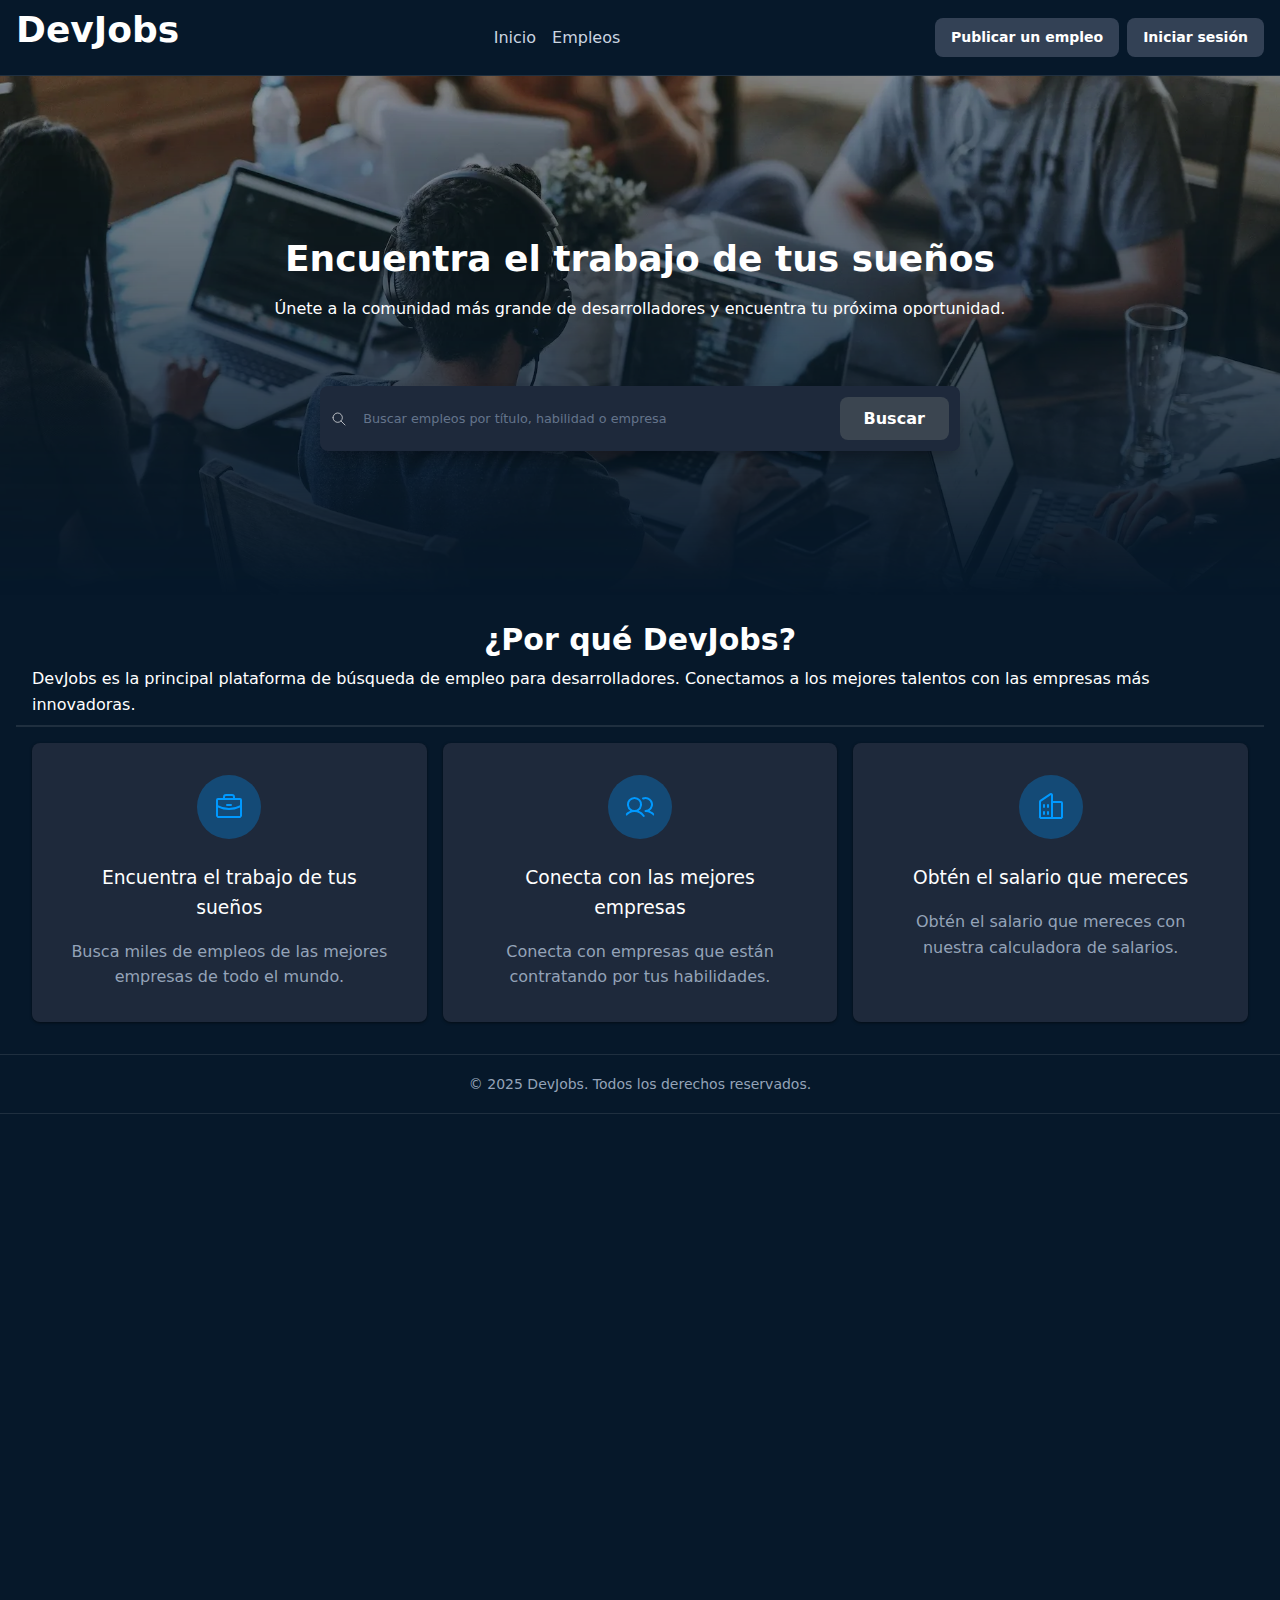
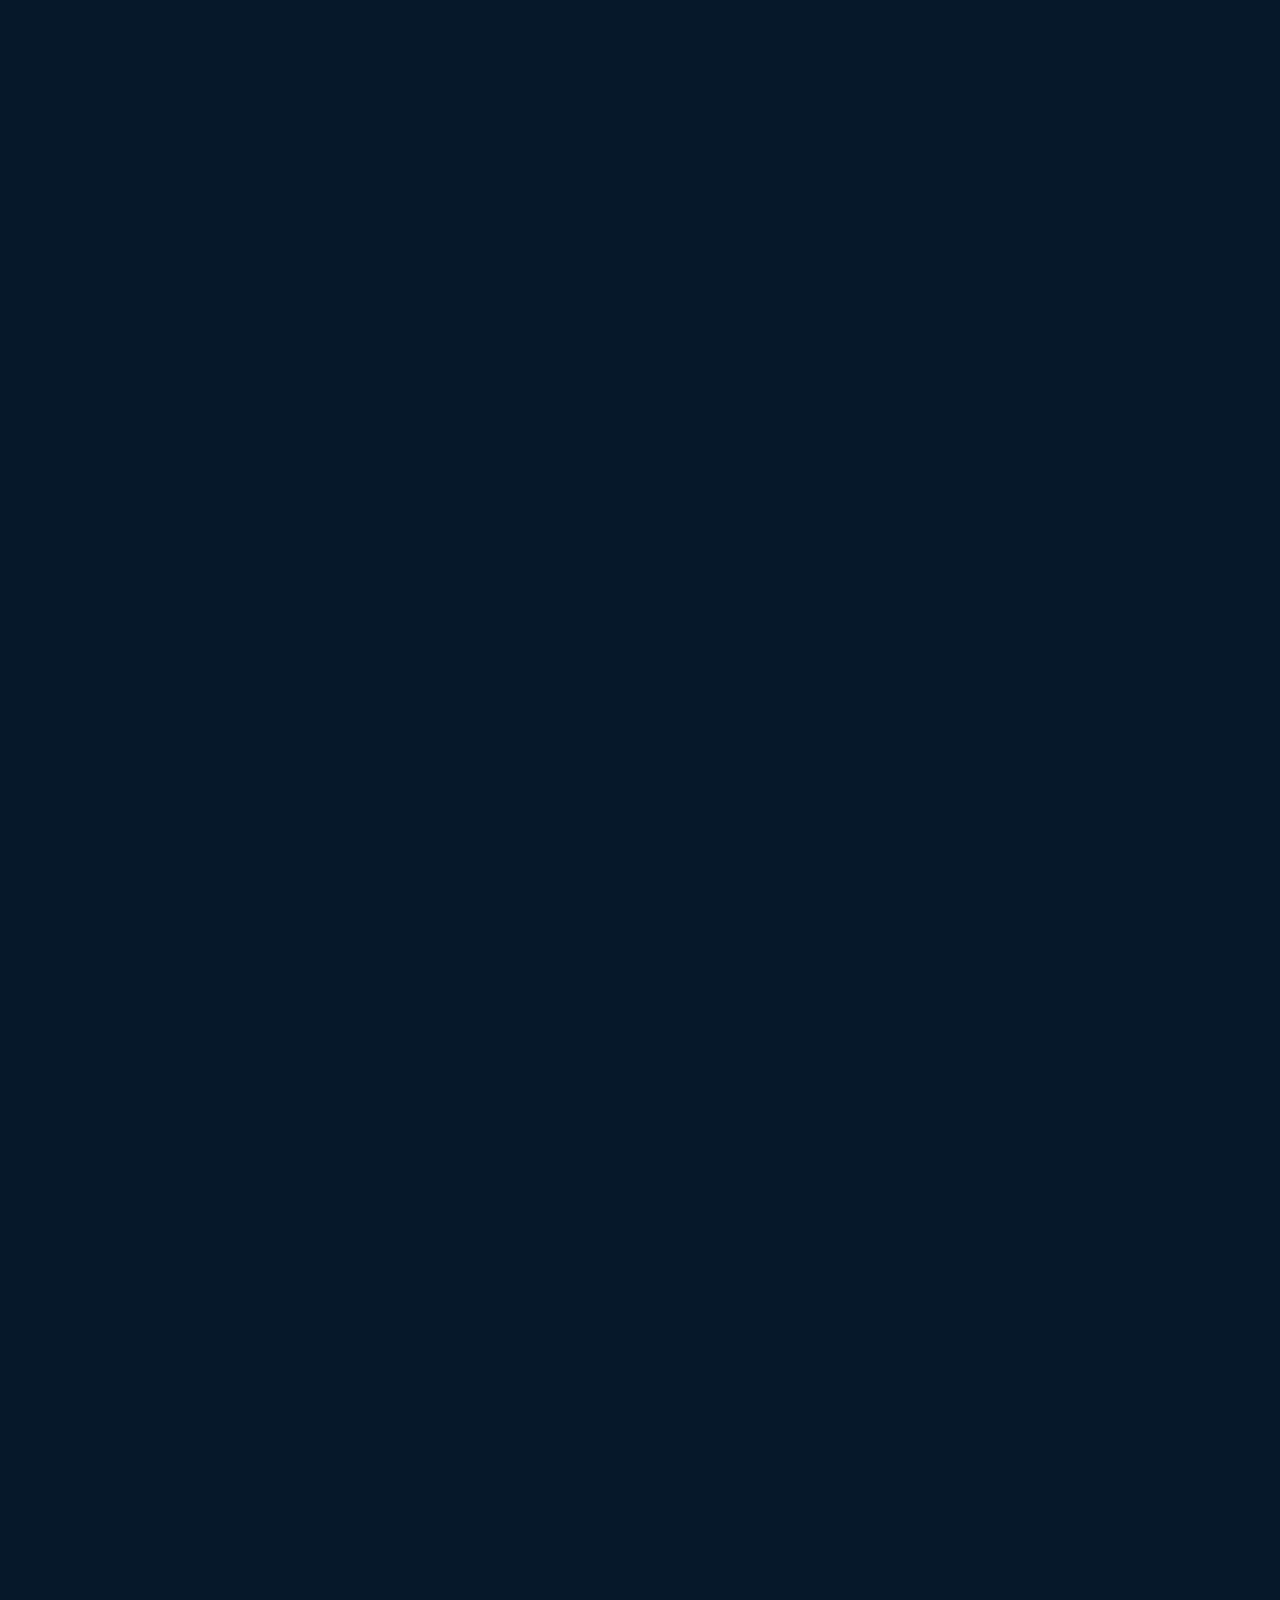
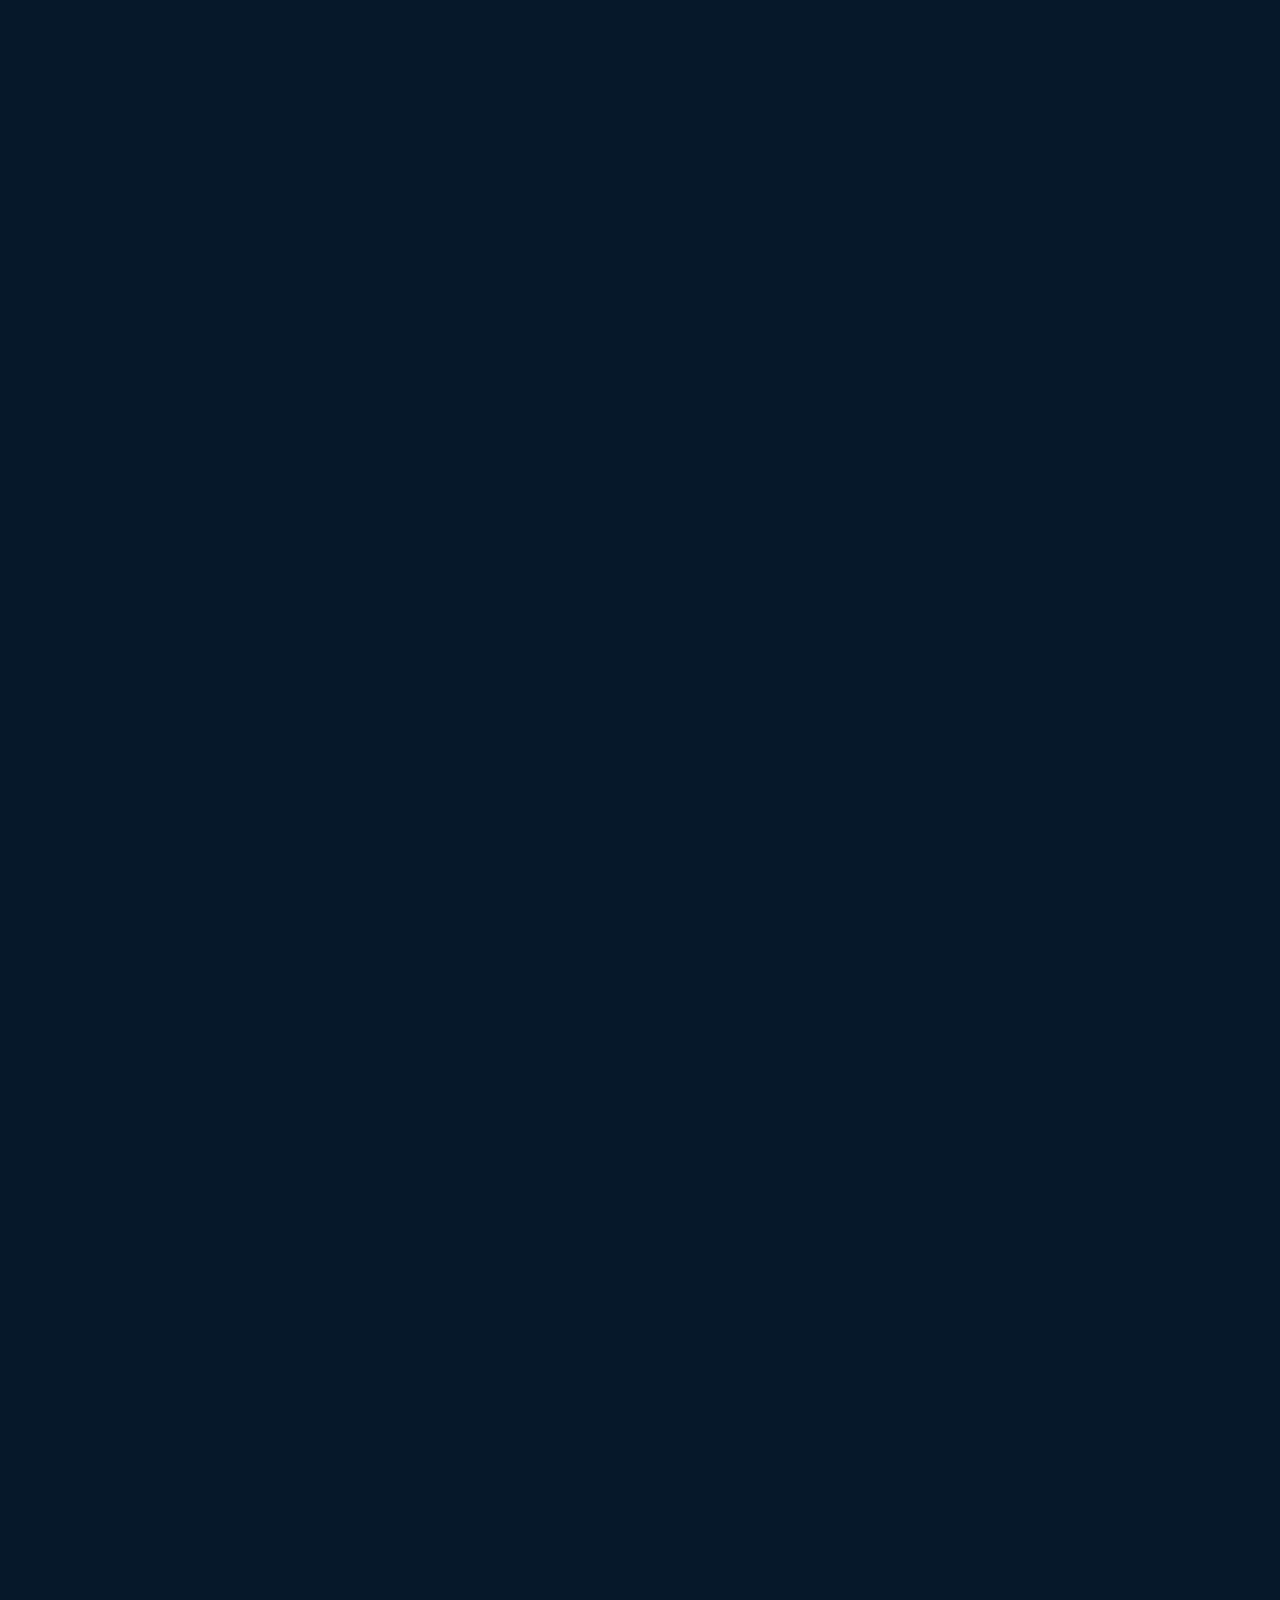
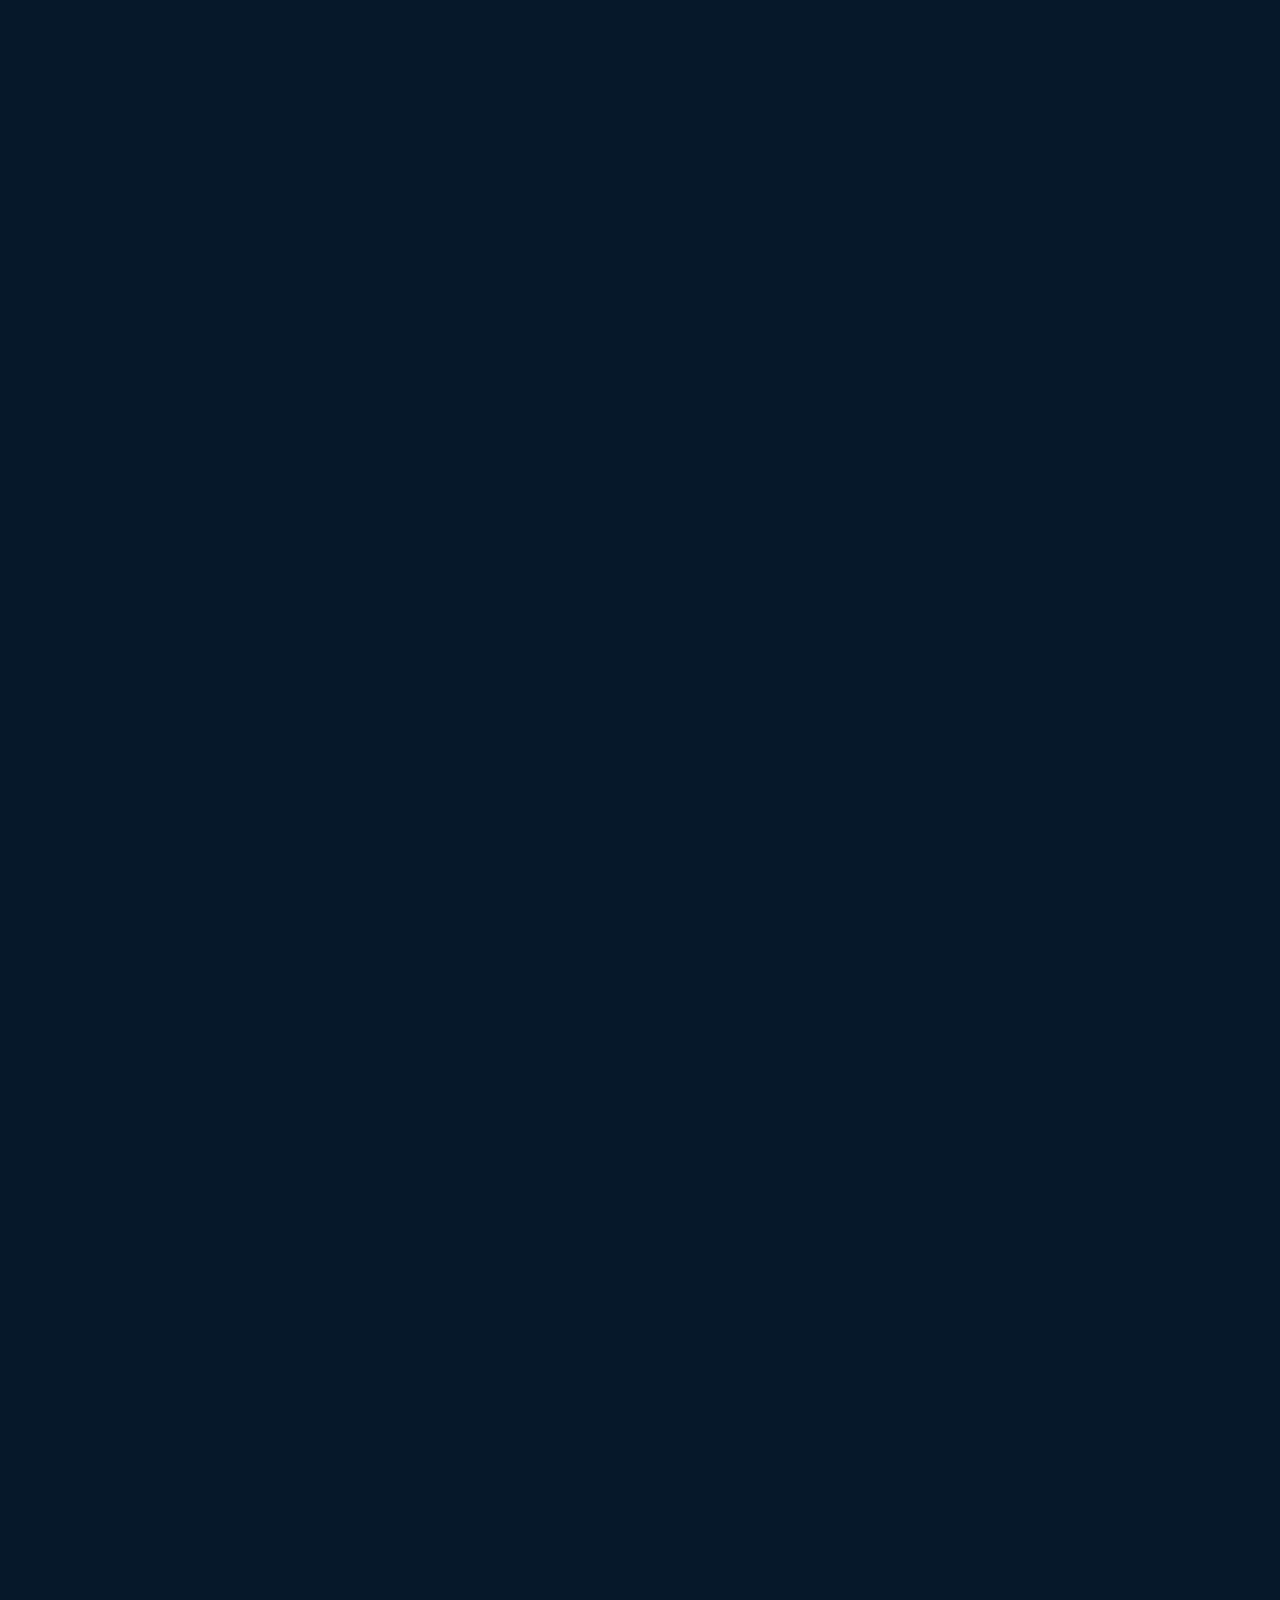
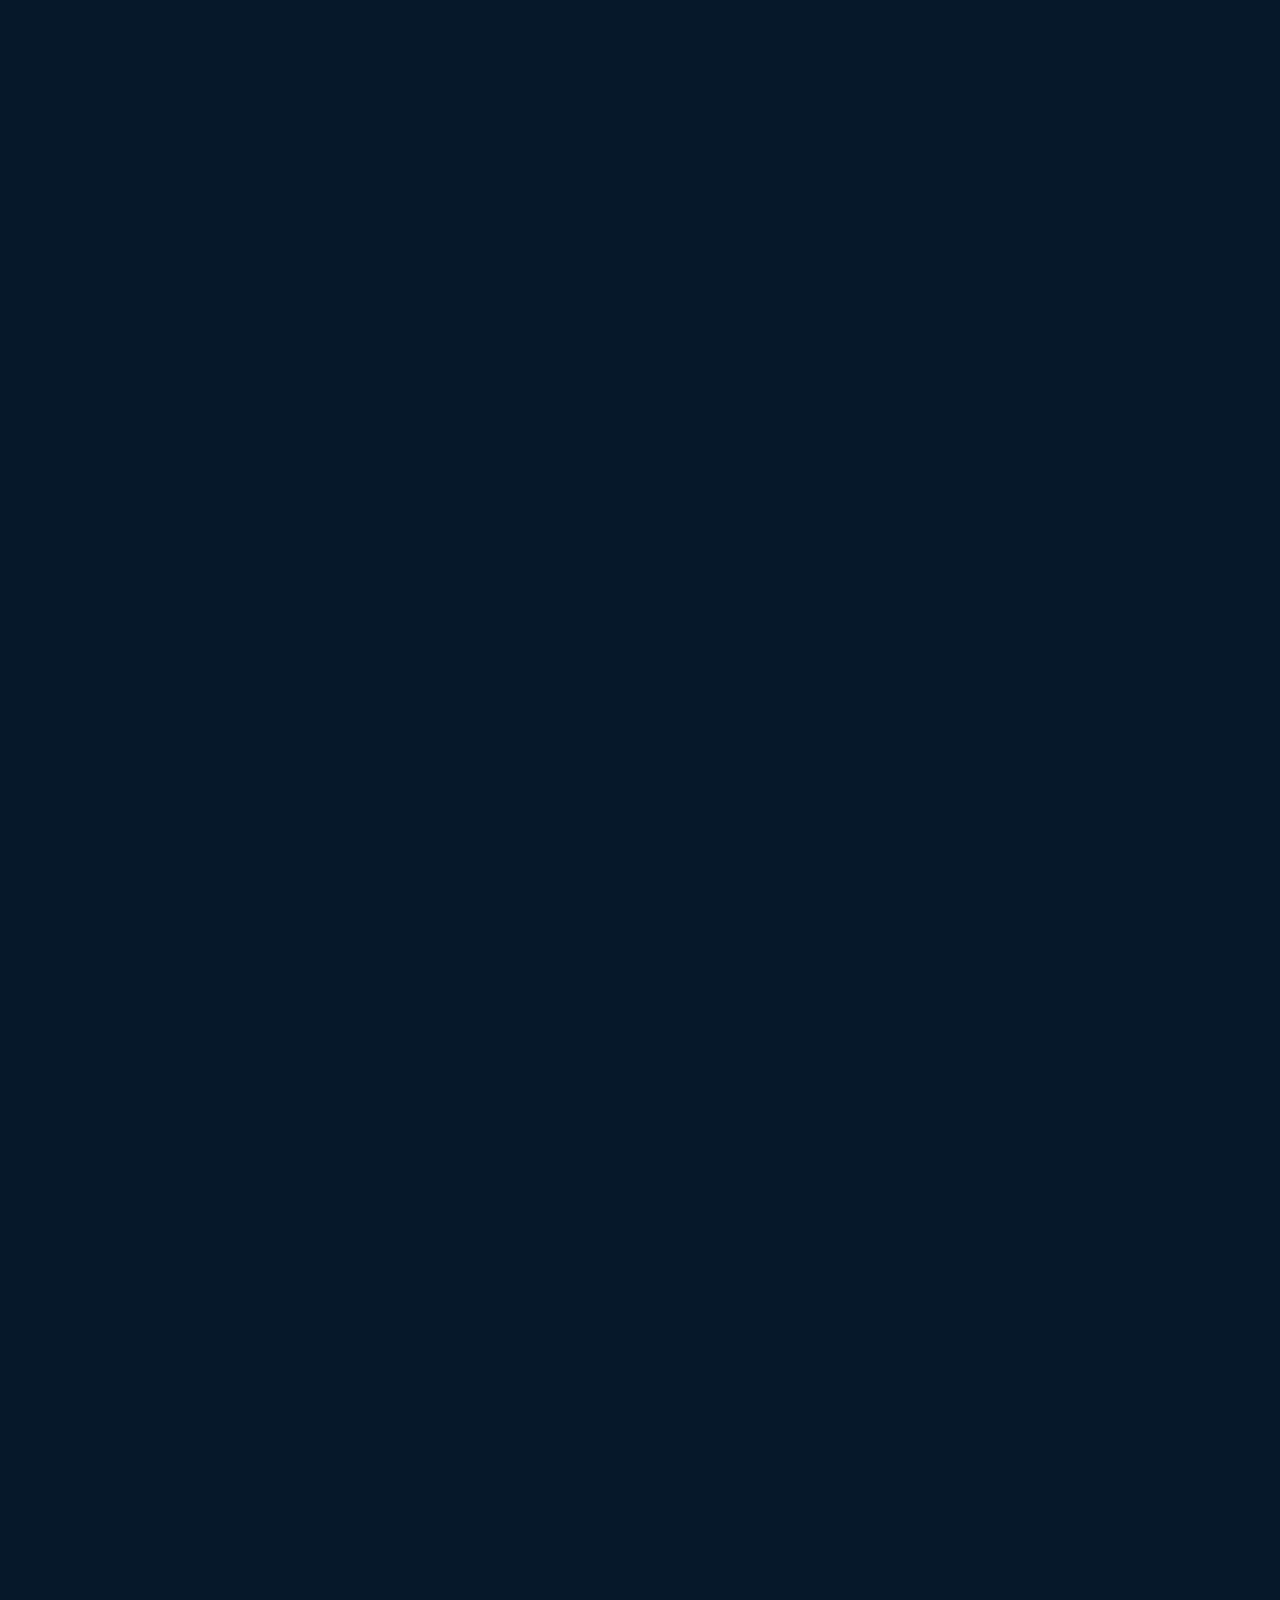
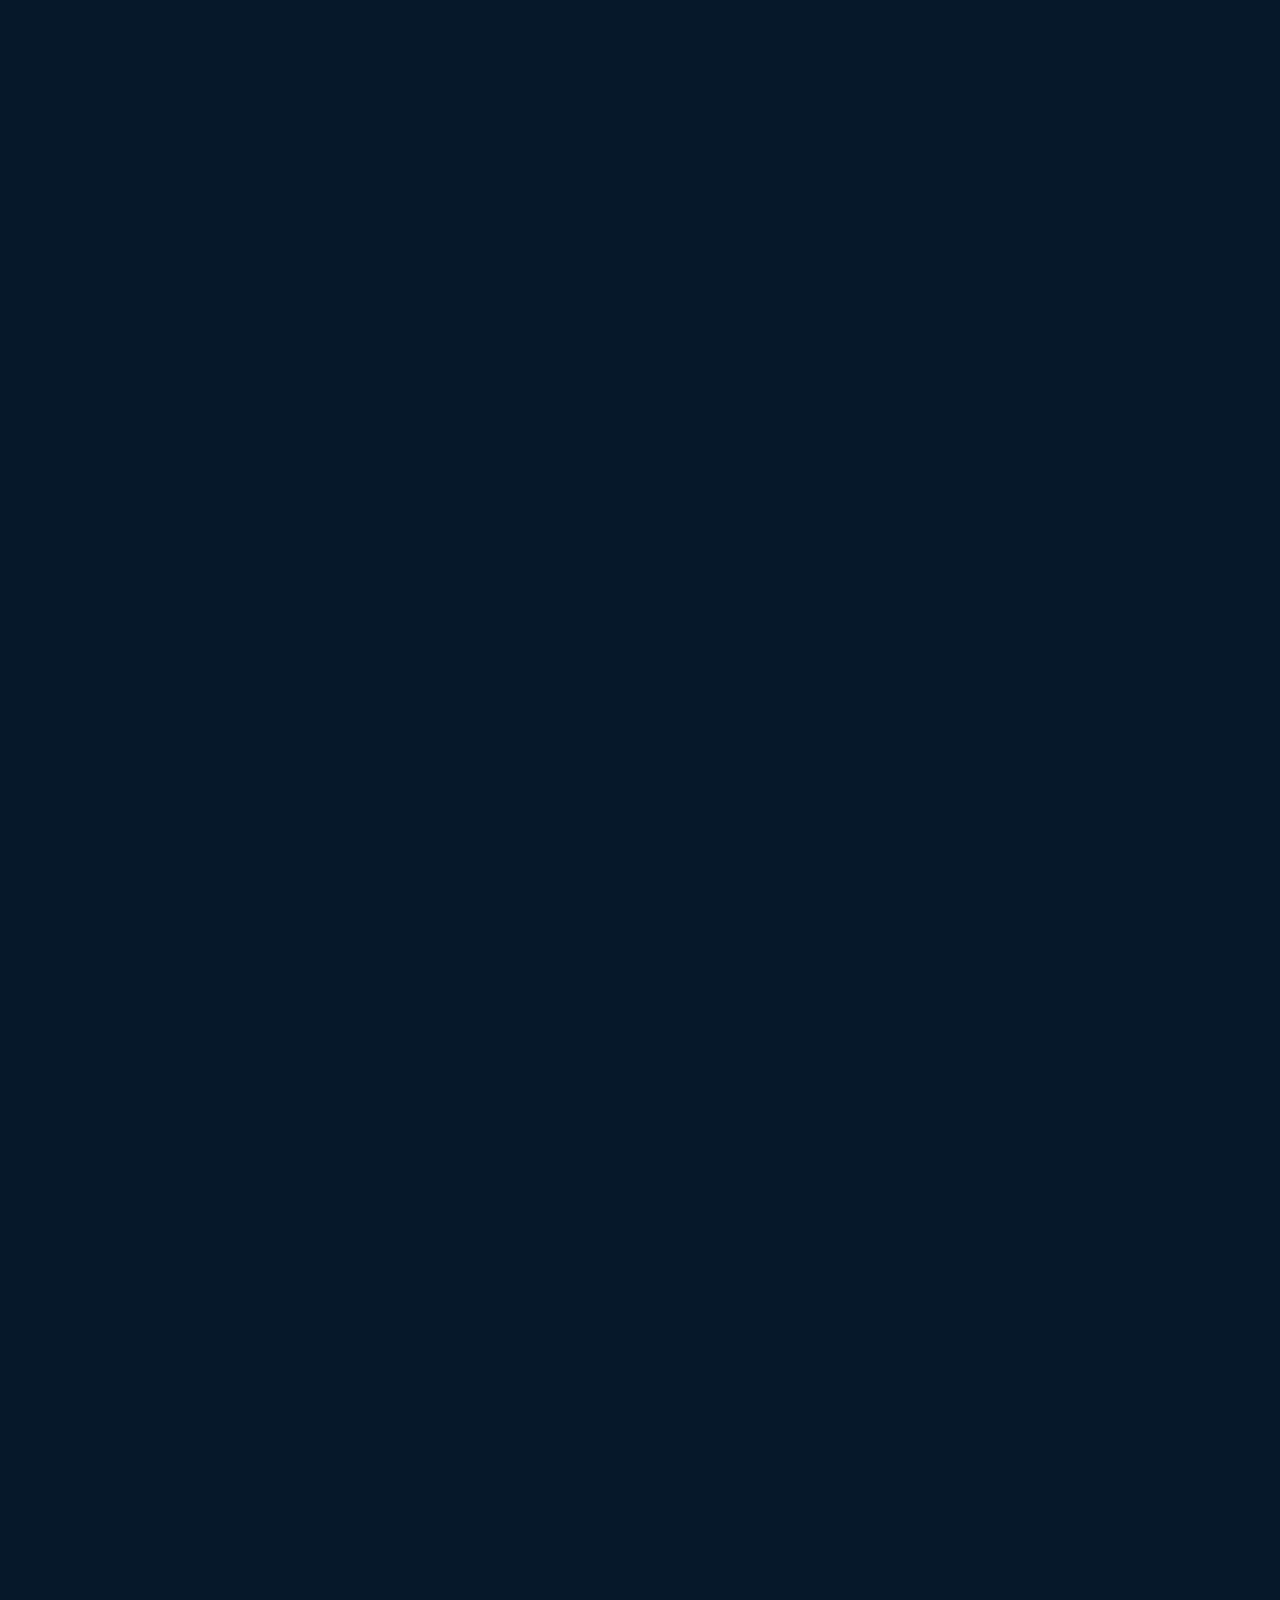
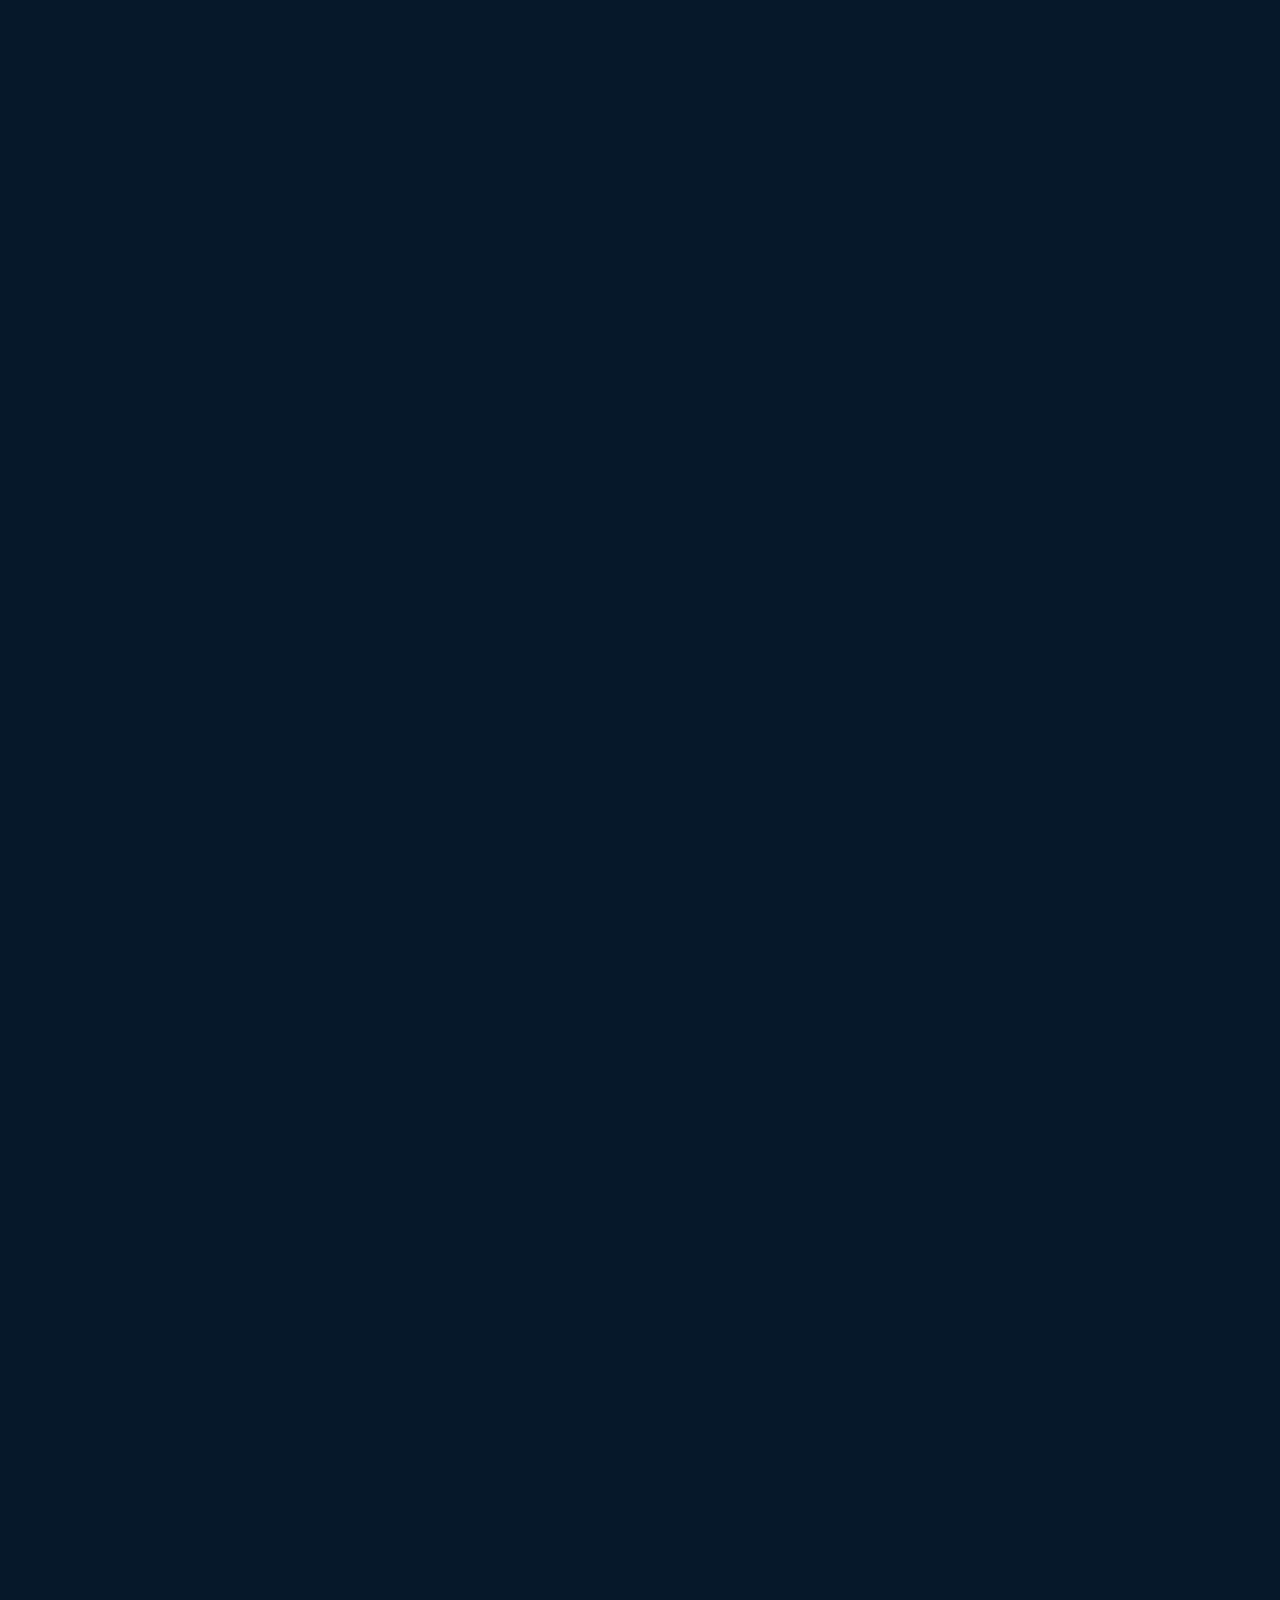
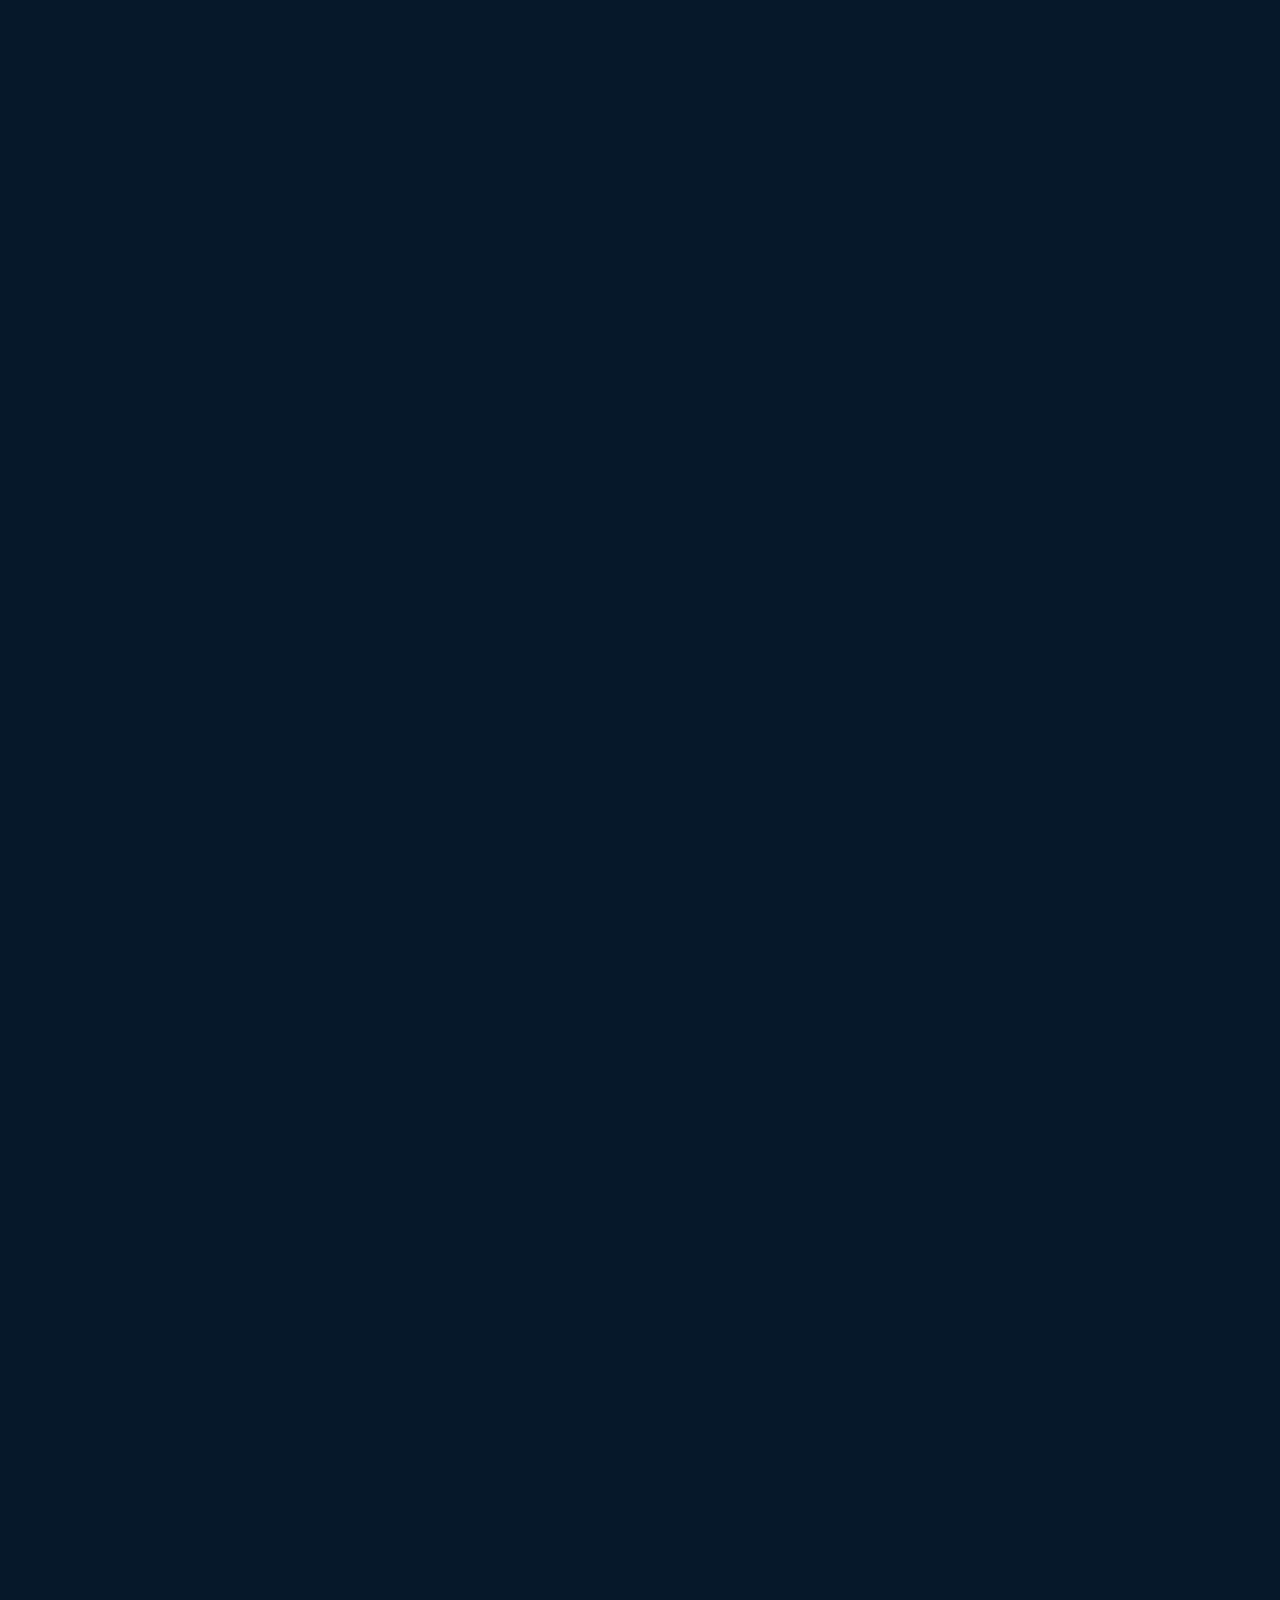
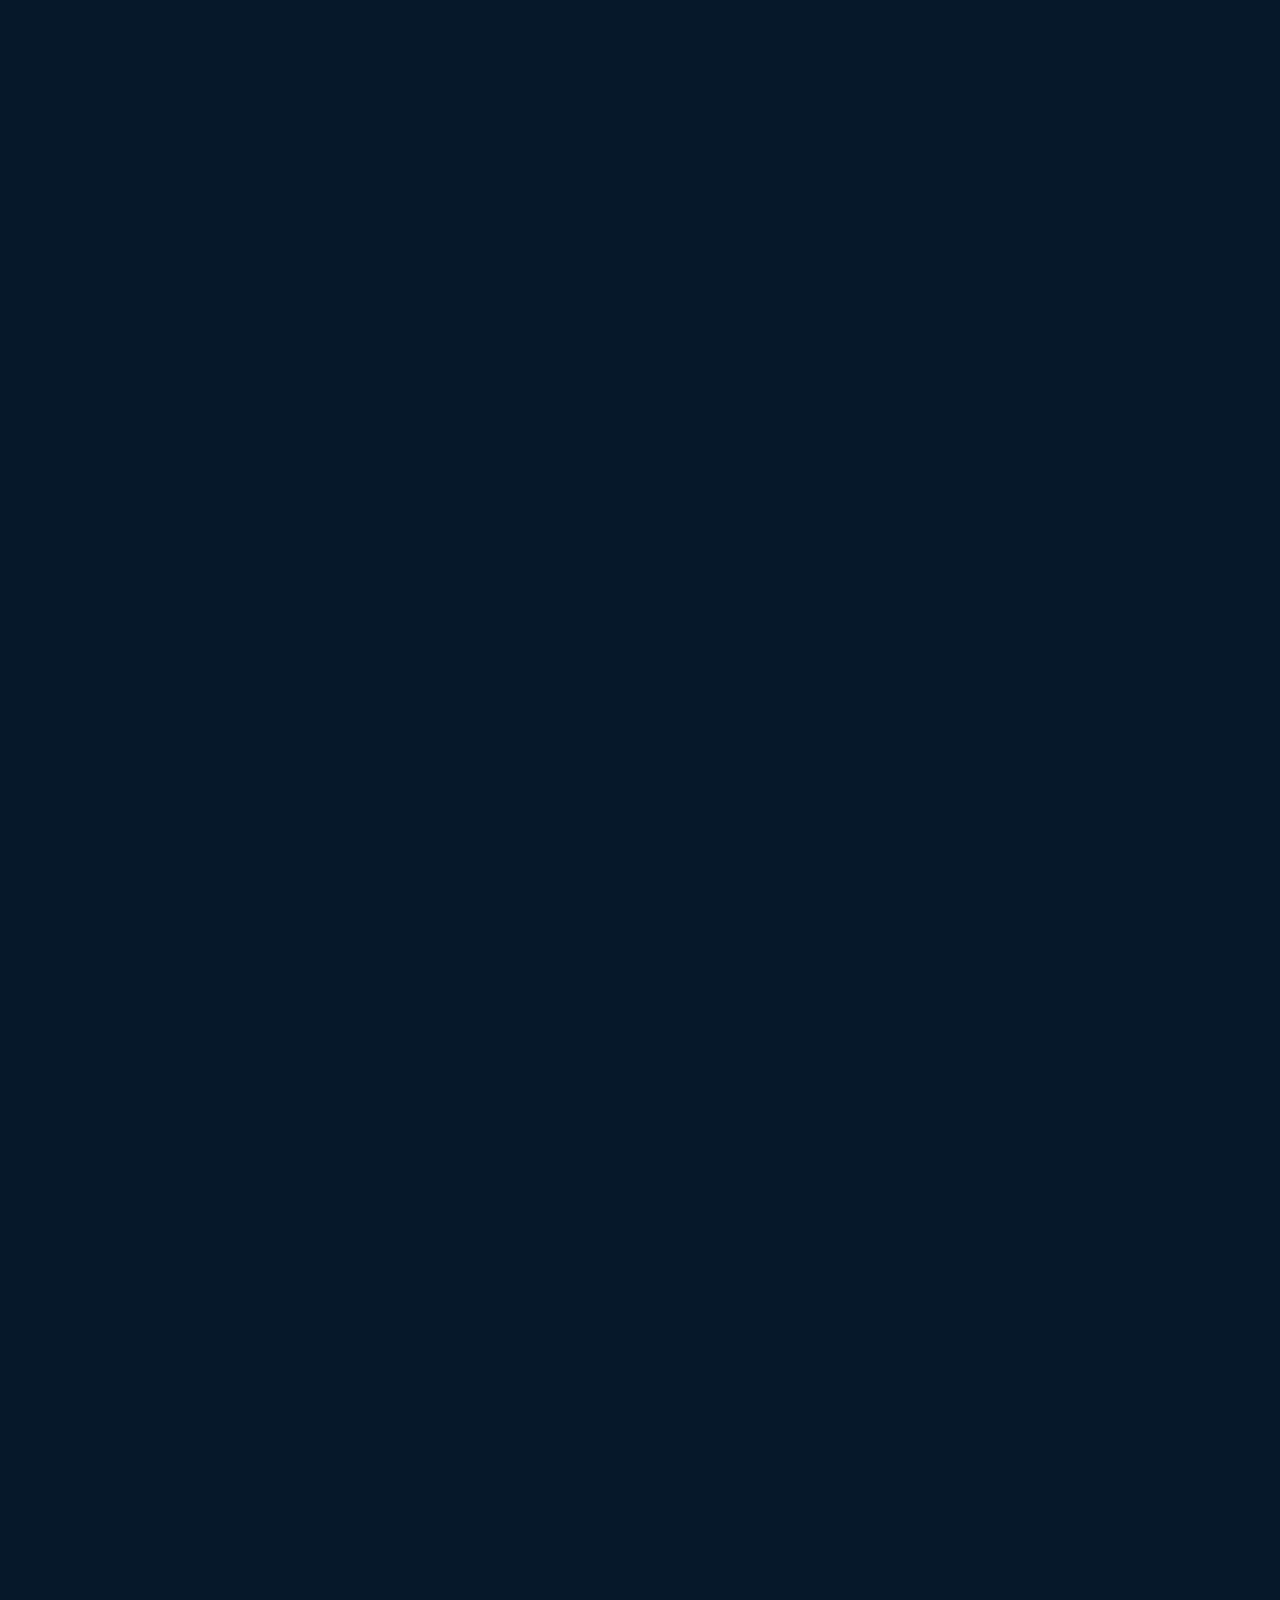
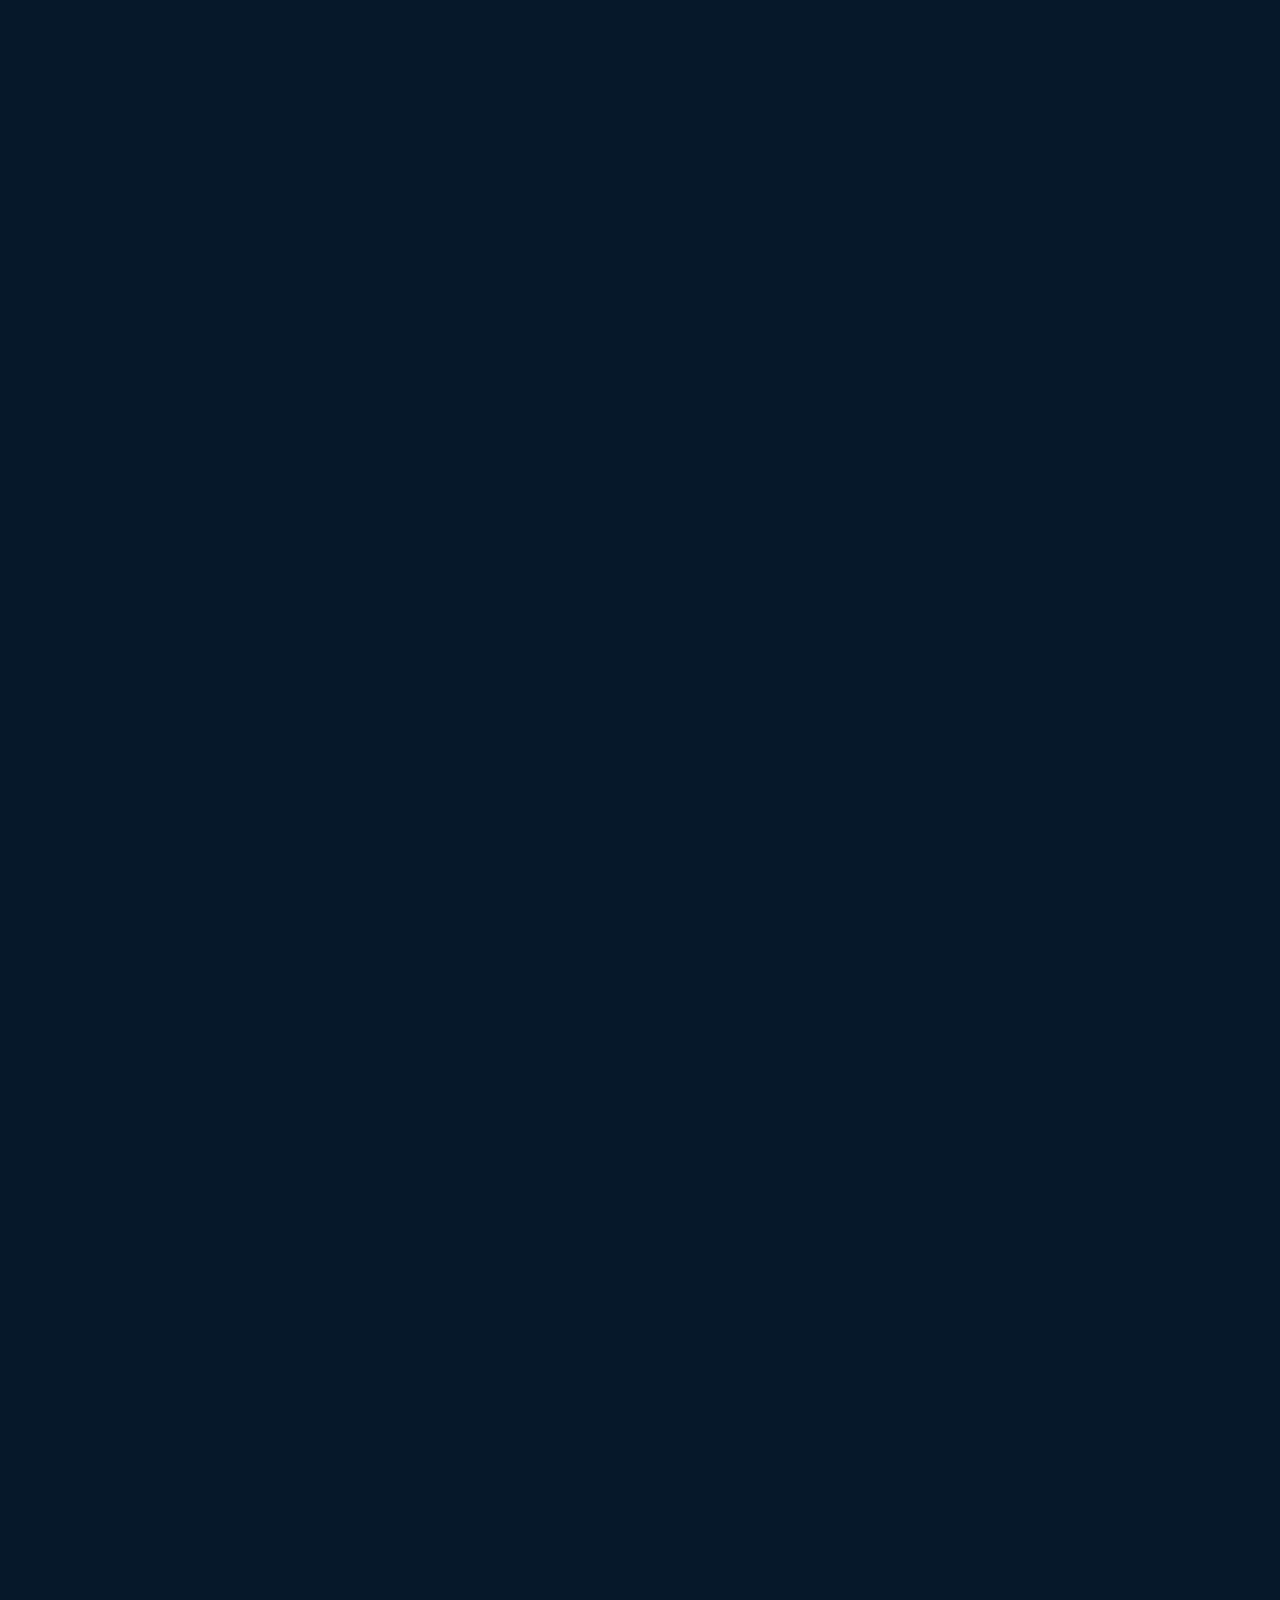
<file: index.html>
<!DOCTYPE html>
<html lang="es">

<head>
  <title>DevJobs - Inicio</title>
  <meta charset="UTF-8" />
  <meta name="description" content="Encuentra las mejores ofertas de trabajo para desarrolladores en DevJobs.">

  <link rel="stylesheet" href="./styles.css" />
</head>

<body>
  <header>
    <h1>DevJobs</h1>

    <nav>
      <a href="./index.html">Inicio</a>
      <a href="./busqueda.html">Empleos</a>
    </nav>

    <div>
      <a href="">Publicar un empleo</a>
      <a href="">Iniciar sesión</a>
    </div>
  </header>

  <main>
    <section>
      <img src="./background.webp" width="200" />

      <h1>Encuentra el trabajo de tus sueños</h1>

      <p>Únete a la comunidad más grande de desarrolladores y encuentra tu próxima oportunidad.</p>




      <form role="search">
        <div>
          <svg xmlns="http://www.w3.org/2000/svg" width="24" height="24" viewBox="0 0 24 24" fill="none"
            stroke="currentColor" stroke-width="1" stroke-linecap="round" stroke-linejoin="round"
            class="icon icon-tabler icons-tabler-outline icon-tabler-search">
            <path stroke="none" d="M0 0h24v24H0z" fill="none" />
            <path d="M10 10m-7 0a7 7 0 1 0 14 0a7 7 0 1 0 -14 0" />
            <path d="M21 21l-6 -6" />
          </svg>

          <input required type="text" placeholder="Buscar empleos por título, habilidad o empresa">

          <button type="submit">Buscar</button>
        </div>
      </form>

    </section>

    <section>

      <header>
        <h2>¿Por qué DevJobs?</h2>
        <p>DevJobs es la principal plataforma de búsqueda de empleo para desarrolladores. Conectamos a los mejores
          talentos con las empresas más innovadoras.</p>
      </header>

      <footer>
        <article>
          <svg fill="currentColor" height="32" viewBox="0 0 256 256" width="32" xmlns="http://www.w3.org/2000/svg"
            aria-hidden="true">
            <path
              d="M216,56H176V48a24,24,0,0,0-24-24H104A24,24,0,0,0,80,48v8H40A16,16,0,0,0,24,72V200a16,16,0,0,0,16,16H216a16,16,0,0,0,16-16V72A16,16,0,0,0,216,56ZM96,48a8,8,0,0,1,8-8h48a8,8,0,0,1,8,8v8H96ZM216,72v41.61A184,184,0,0,1,128,136a184.07,184.07,0,0,1-88-22.38V72Zm0,128H40V131.64A200.19,200.19,0,0,0,128,152a200.25,200.25,0,0,0,88-20.37V200ZM104,112a8,8,0,0,1,8-8h32a8,8,0,0,1,0,16H112A8,8,0,0,1,104,112Z">
            </path>
          </svg>
          <h3>Encuentra el trabajo de tus sueños</h3>
          <p>Busca miles de empleos de las mejores empresas de todo el mundo.</p>
        </article>

        <article>
          <svg fill="currentColor" height="32" viewBox="0 0 256 256" width="32" xmlns="http://www.w3.org/2000/svg"
            aria-hidden="true">
            <path
              d="M117.25,157.92a60,60,0,1,0-66.5,0A95.83,95.83,0,0,0,3.53,195.63a8,8,0,1,0,13.4,8.74,80,80,0,0,1,134.14,0,8,8,0,0,0,13.4-8.74A95.83,95.83,0,0,0,117.25,157.92ZM40,108a44,44,0,1,1,44,44A44.05,44.05,0,0,1,40,108Zm210.14,98.7a8,8,0,0,1-11.07-2.33A79.83,79.83,0,0,0,172,168a8,8,0,0,1,0-16,44,44,0,1,0-16.34-84.87,8,8,0,1,1-5.94-14.85,60,60,0,0,1,55.53,105.64,95.83,95.83,0,0,1,47.22,37.71A8,8,0,0,1,250.14,206.7Z">
            </path>
          </svg>
          <h3>Conecta con las mejores empresas</h3>
          <p>Conecta con empresas que están contratando por tus habilidades.</p>
        </article>

        <article>
          <svg fill="currentColor" height="32" viewBox="0 0 256 256" width="32" xmlns="http://www.w3.org/2000/svg"
            aria-hidden="true">
            <path
              d="M240,208H224V96a16,16,0,0,0-16-16H144V32a16,16,0,0,0-24.88-13.32L39.12,72A16,16,0,0,0,32,85.34V208H16a8,8,0,0,0,0,16H240a8,8,0,0,0,0-16ZM208,96V208H144V96ZM48,85.34,128,32V208H48ZM112,112v16a8,8,0,0,1-16,0V112a8,8,0,1,1,16,0Zm-32,0v16a8,8,0,0,1-16,0V112a8,8,0,1,1,16,0Zm0,56v16a8,8,0,0,1-16,0V168a8,8,0,0,1,16,0Zm32,0v16a8,8,0,0,1-16,0V168a8,8,0,0,1,16,0Z">
            </path>
          </svg>
          <h3>Obtén el salario que mereces</h3>
          <p>Obtén el salario que mereces con nuestra calculadora de salarios.</p>
        </article>
      </footer>

    </section>
  </main>

  <footer>
    <small>&copy; 2025 DevJobs. Todos los derechos reservados.</small>
  </footer>












  <footer style="padding-bottom: 100000px">

  </footer>
</body>

</html>
</file>
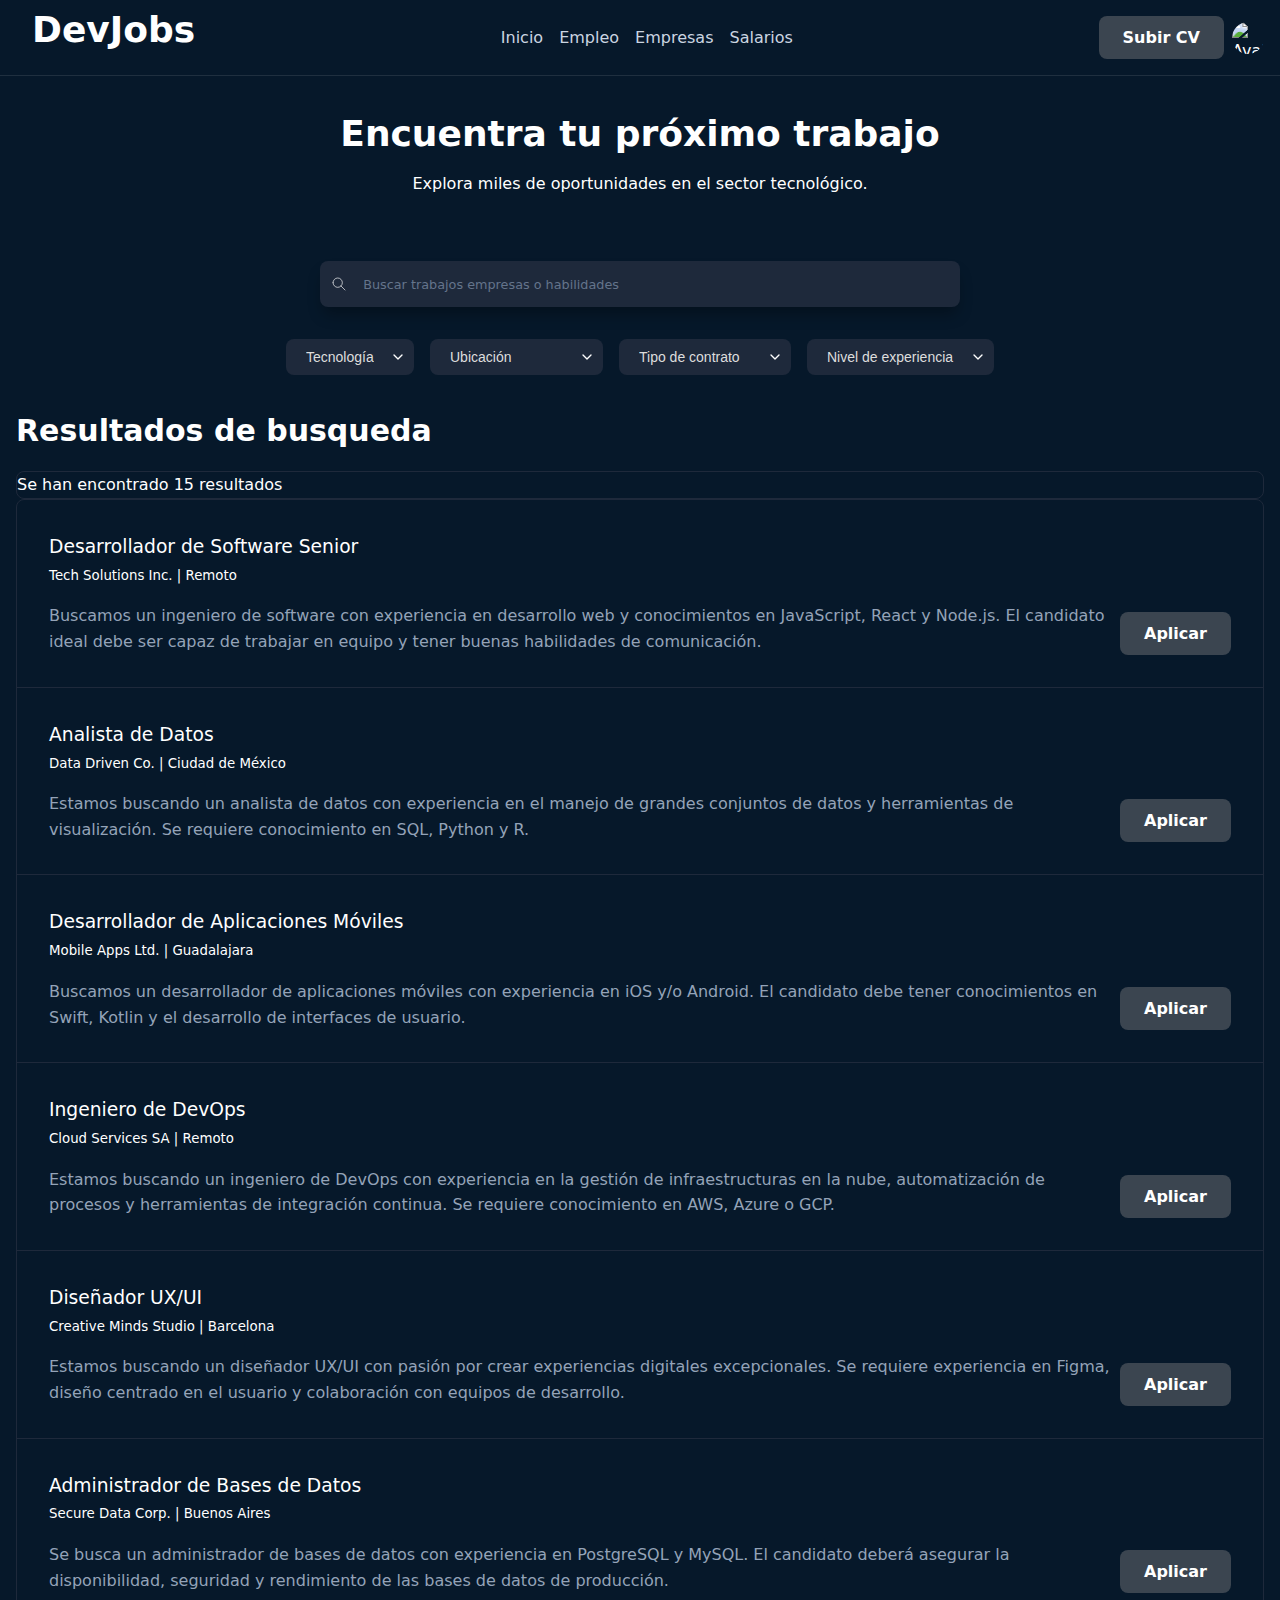
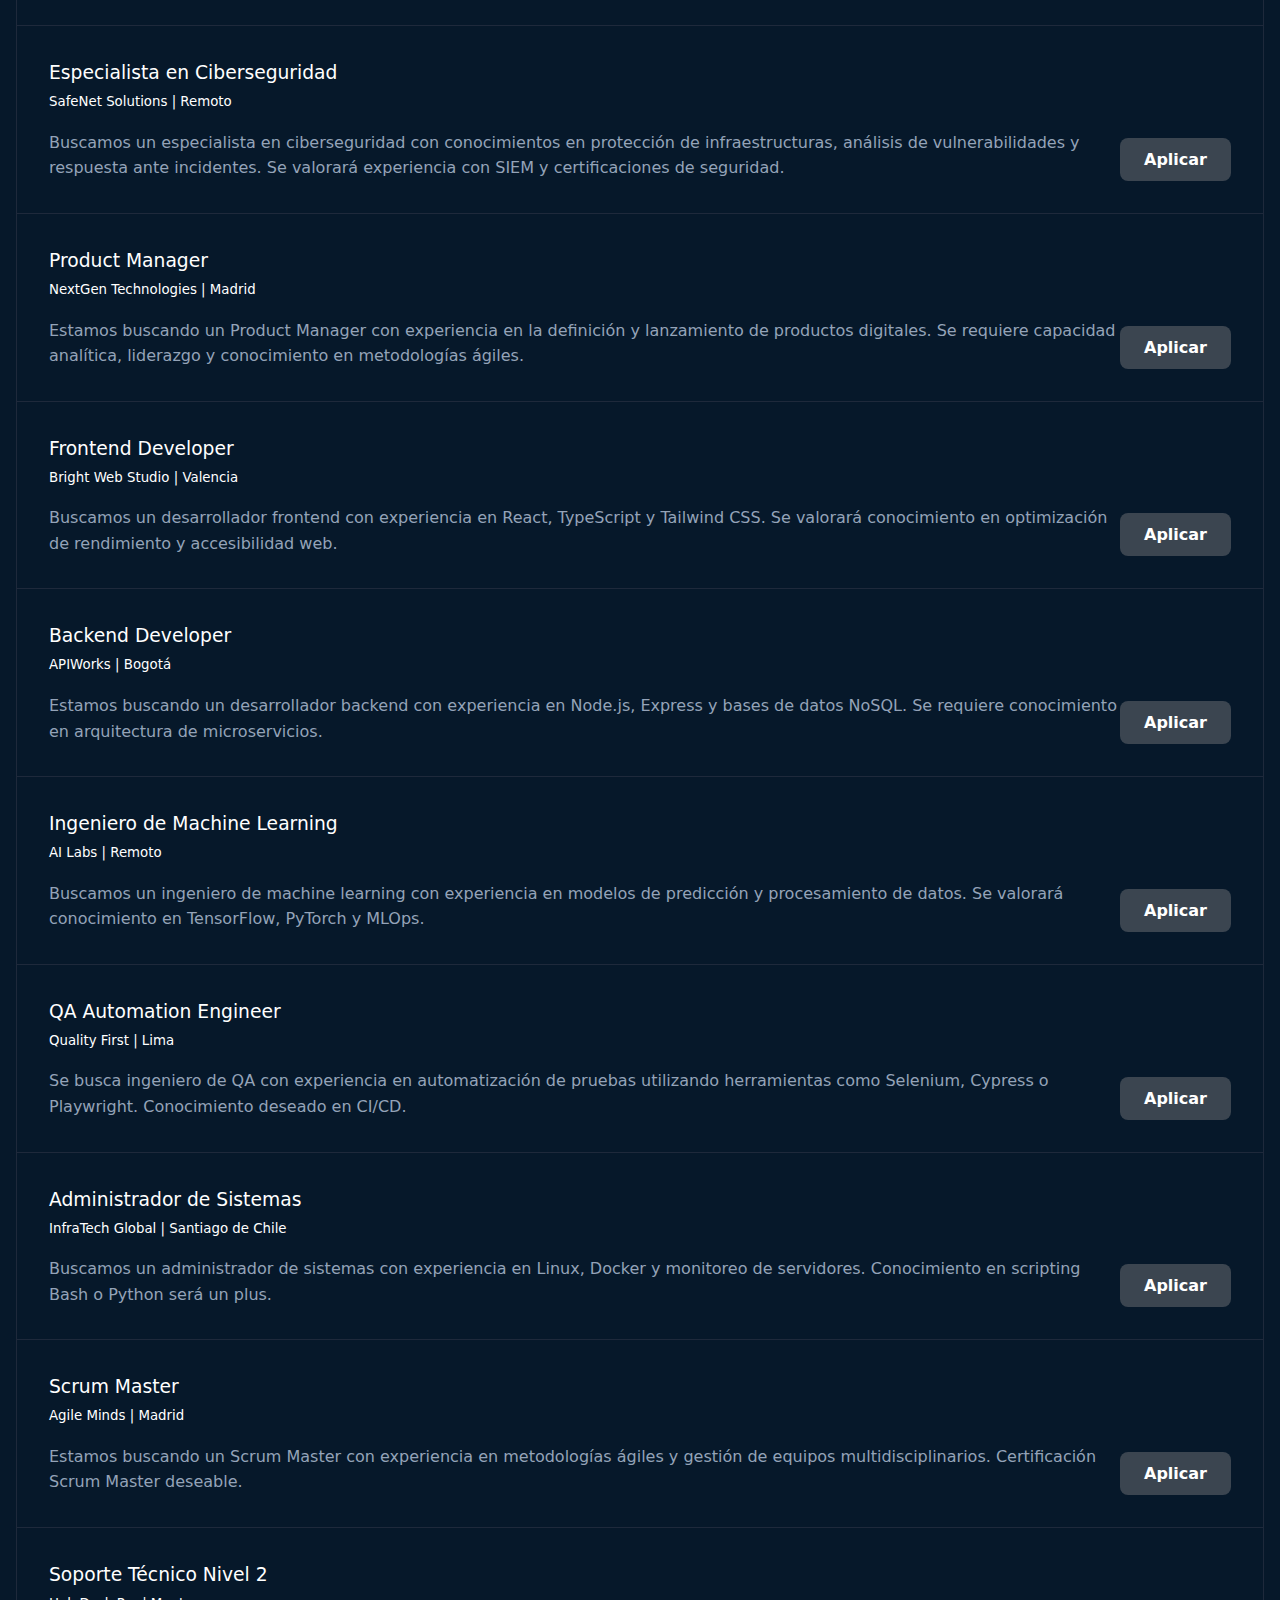
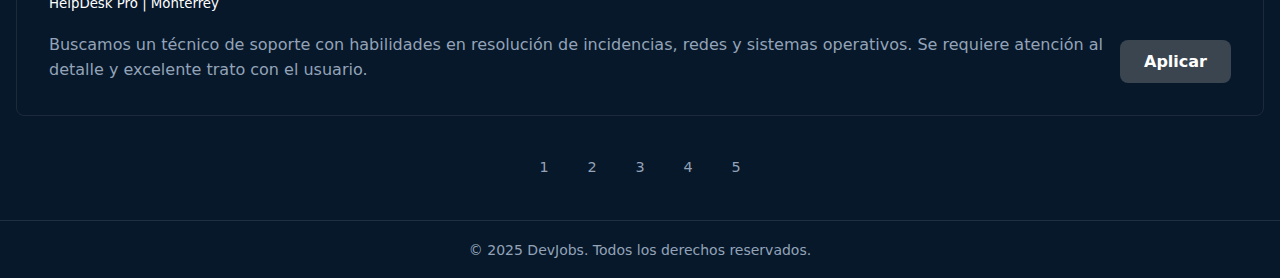
<file: busqueda.html>
<!DOCTYPE html>
<html lang="en">

<head>
    <meta charset="UTF-8">
    <meta name="viewport" content="width=device-width, initial-scale=1.0">
    <title>Devjobs - Busqueda</title>
    <link rel="stylesheet" href="./styles.css">
    <script type="module" src="./script.js"></script>
</head>

<body>
    <header>
        <h1>
            <svg fill="none" stroke="currentColor" stroke-linecap="round" stroke-linejoin="round" stroke-width="2"
                viewBox="0 0 24 24" xmlns="http://www.w3.org/2000/svg">
                <polyline points="16 18 22 12 16 6"></polyline>
                <polyline points="8 6 2 12 8 18"></polyline>
            </svg>
            DevJobs
        </h1>
        <nav>
            <a href="../index.html">Inicio</a>
            <a href="./busqueda.html">Empleo</a>
            <a href="">Empresas</a>
            <a href="">Salarios</a>
        </nav>

        <div>
            <button>Subir CV</button>
            <devjobs-avatar service="x" username="midudev" size="32"></devjobs-avatar>
        </div>
    </header>
    <main>
        <section class="empleosHeader">
            <h1>Encuentra tu próximo trabajo</h1>
            <p>Explora miles de oportunidades en el sector tecnológico.</p>
            <form action="" role="search">
                <div>
                    <svg xmlns="http://www.w3.org/2000/svg" width="24" height="24" viewBox="0 0 24 24" fill="none"
                        stroke="currentColor" stroke-width="1" stroke-linecap="round" stroke-linejoin="round"
                        class="icon icon-tabler icons-tabler-outline icon-tabler-search">
                        <path stroke="none" d="M0 0h24v24H0z" fill="none" />
                        <path d="M10 10m-7 0a7 7 0 1 0 14 0a7 7 0 1 0 -14 0" />
                        <path d="M21 21l-6 -6" />
                    </svg>
                    <input class="search-input" type="text" placeholder="Buscar trabajos empresas o habilidades">
                </div>
            </form>
            <div class="filters">
                <select name="tecnologia" id="">
                    <option value="">Tecnología</option>
                </select>

                <select name="ubicacion">
                    <option value="">Ubicación</option>
                </select>

                <select name="contrato" id="">
                    <option value="">Tipo de contrato</option>
                    <option value="full">Jornada completa</option>
                    <option value="part">Media jornada</option>
                    
                </select>

                <select name="experiencia" id="">
                    <option value="">Nivel de experiencia</option>
                </select>
            </div>
        </section>
        <section class="resultadosBusqueda">
            <h2>Resultados de busqueda</h2>
            <div class="numResultados"></div>
            <div class="jobs-articles">
                
            </div>

        </section>
        <nav class="paginacion">
            
        </nav>
    </main>
    <footer>
        <small>&copy; 2025 DevJobs. Todos los derechos reservados.</small>
    </footer>


</body>

</html>
</file>
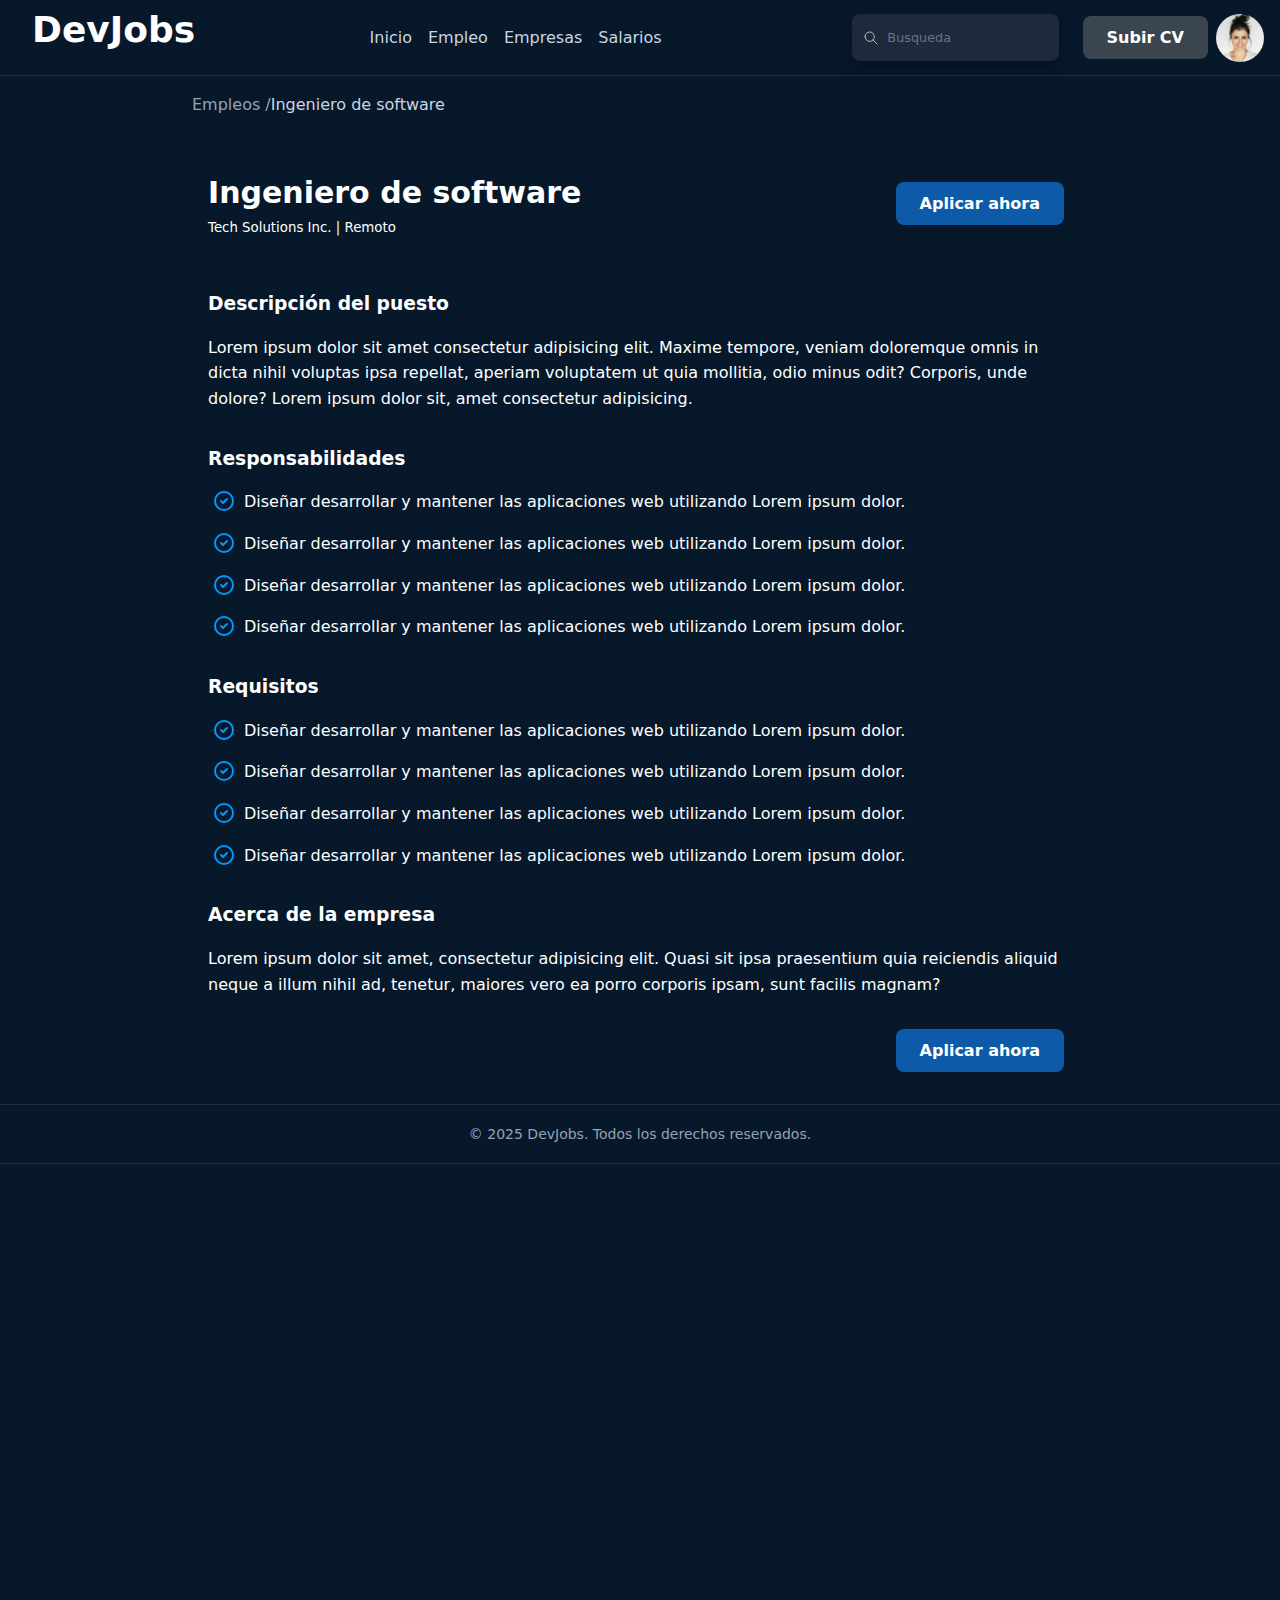
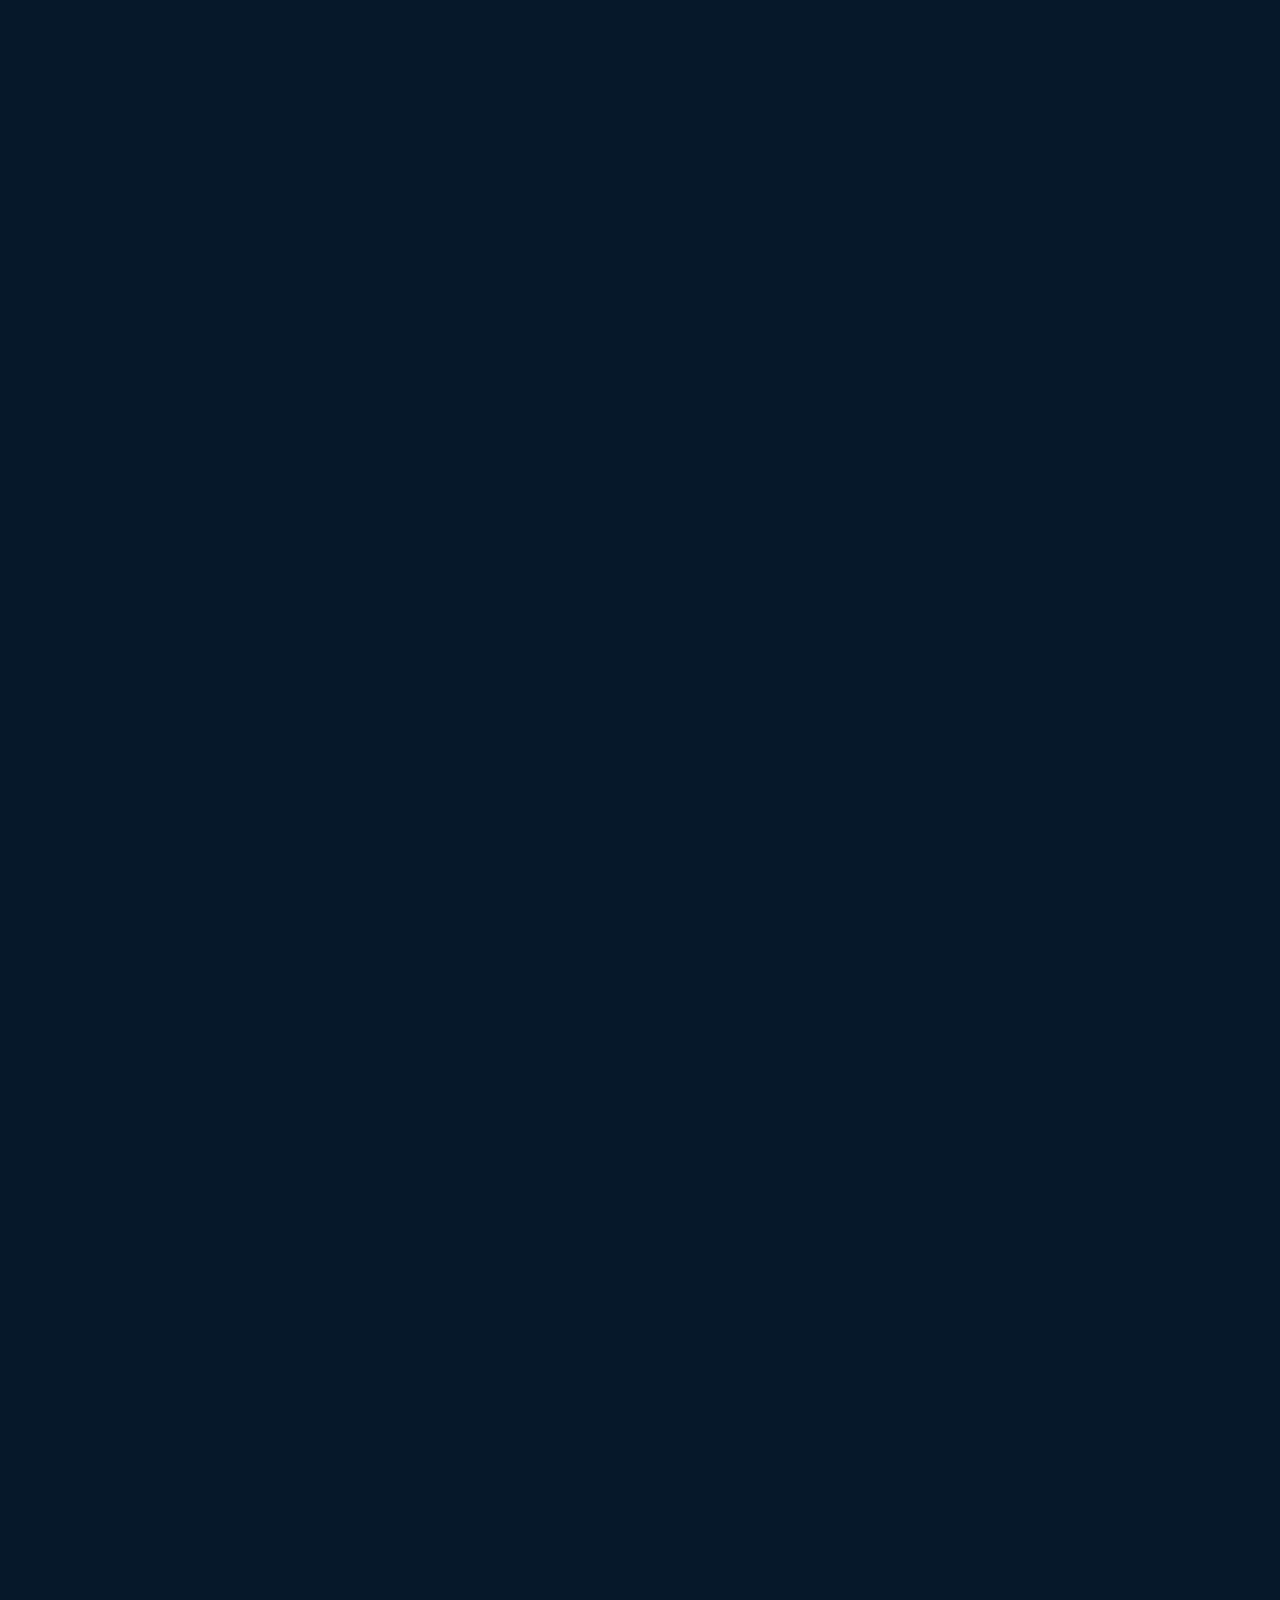
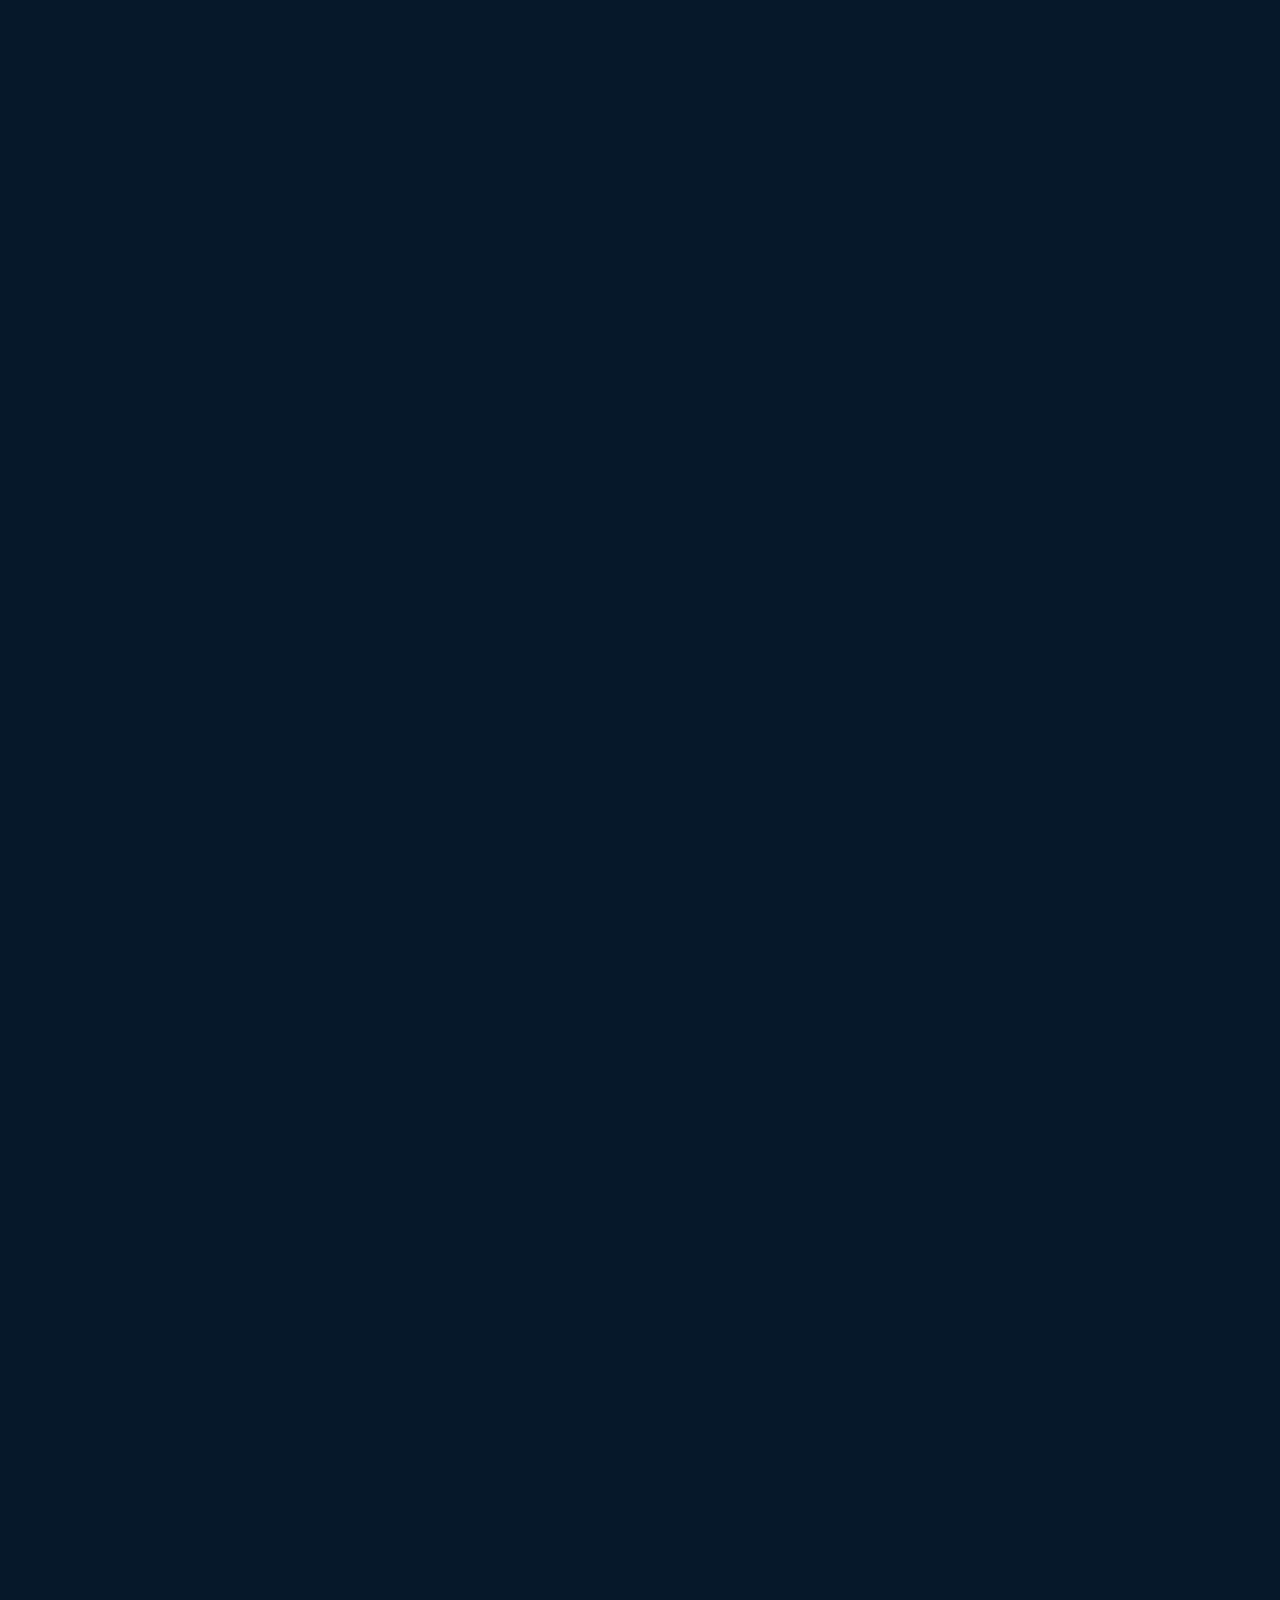
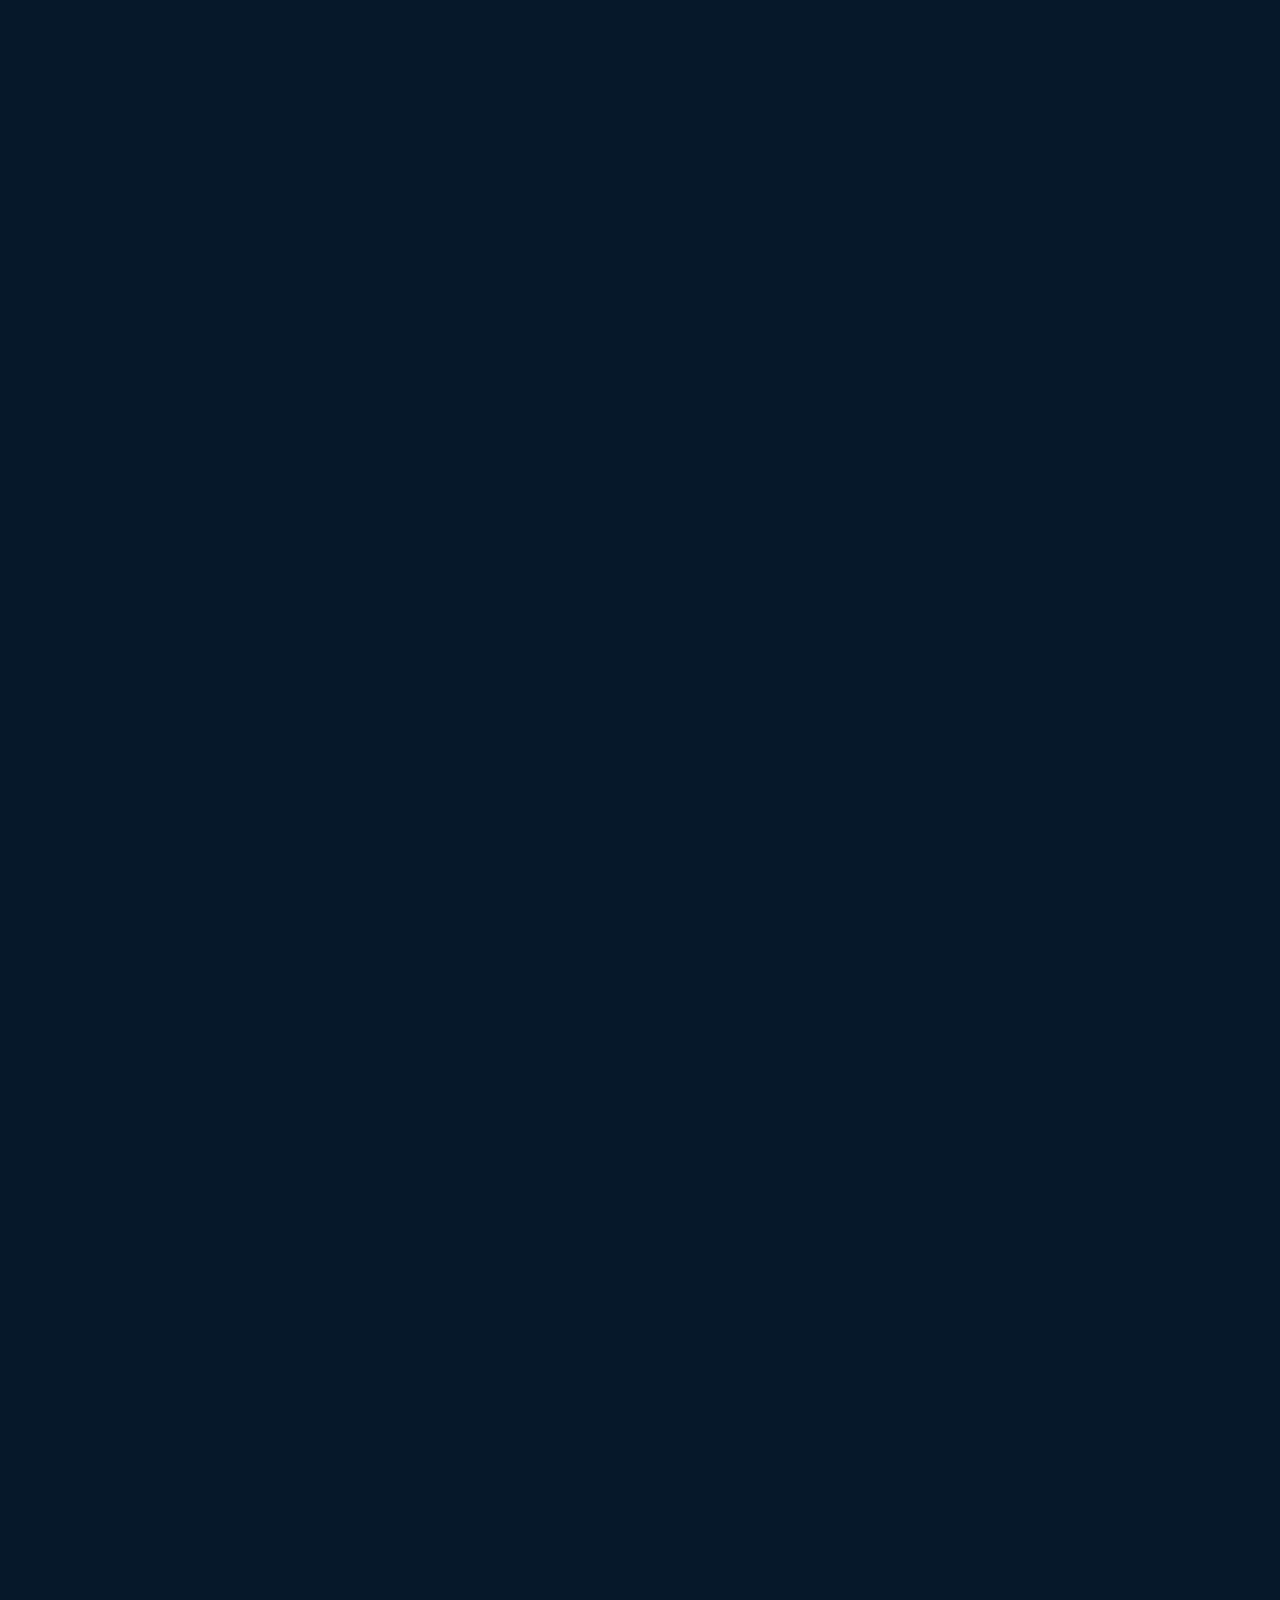
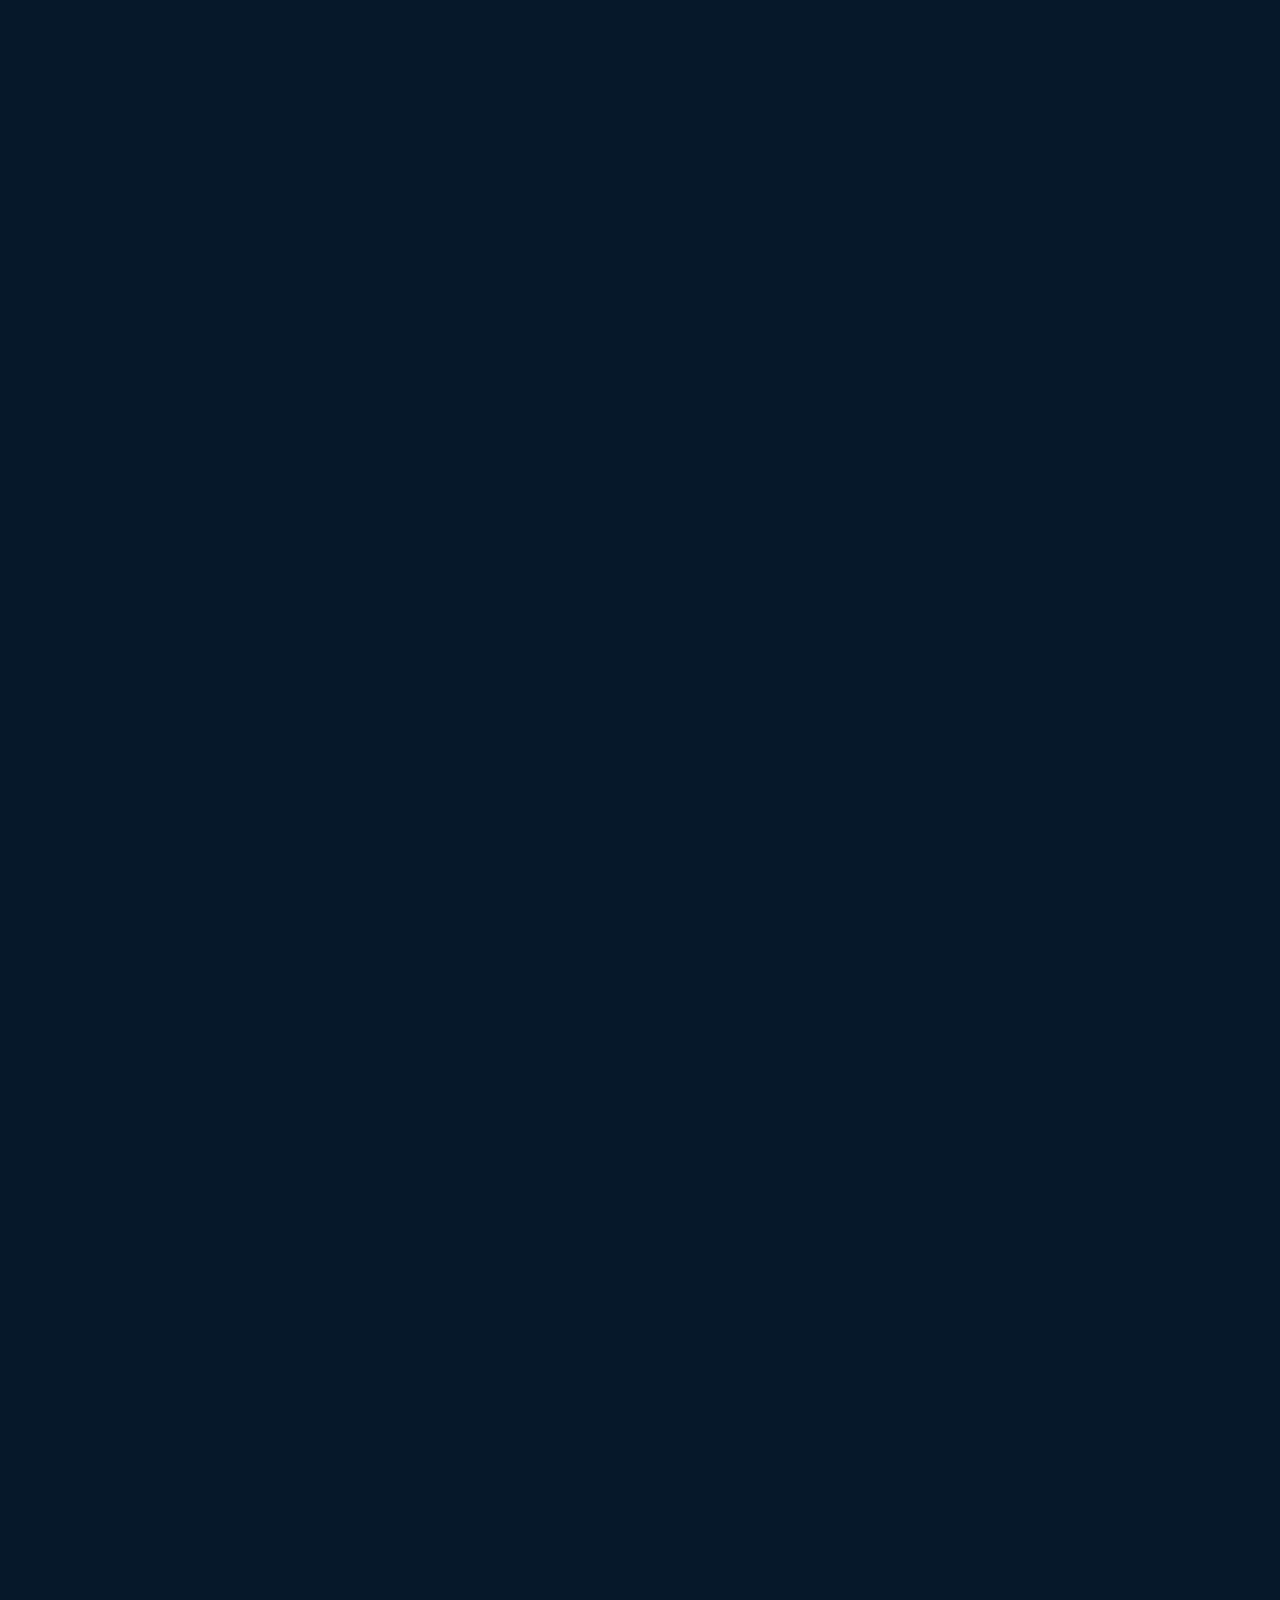
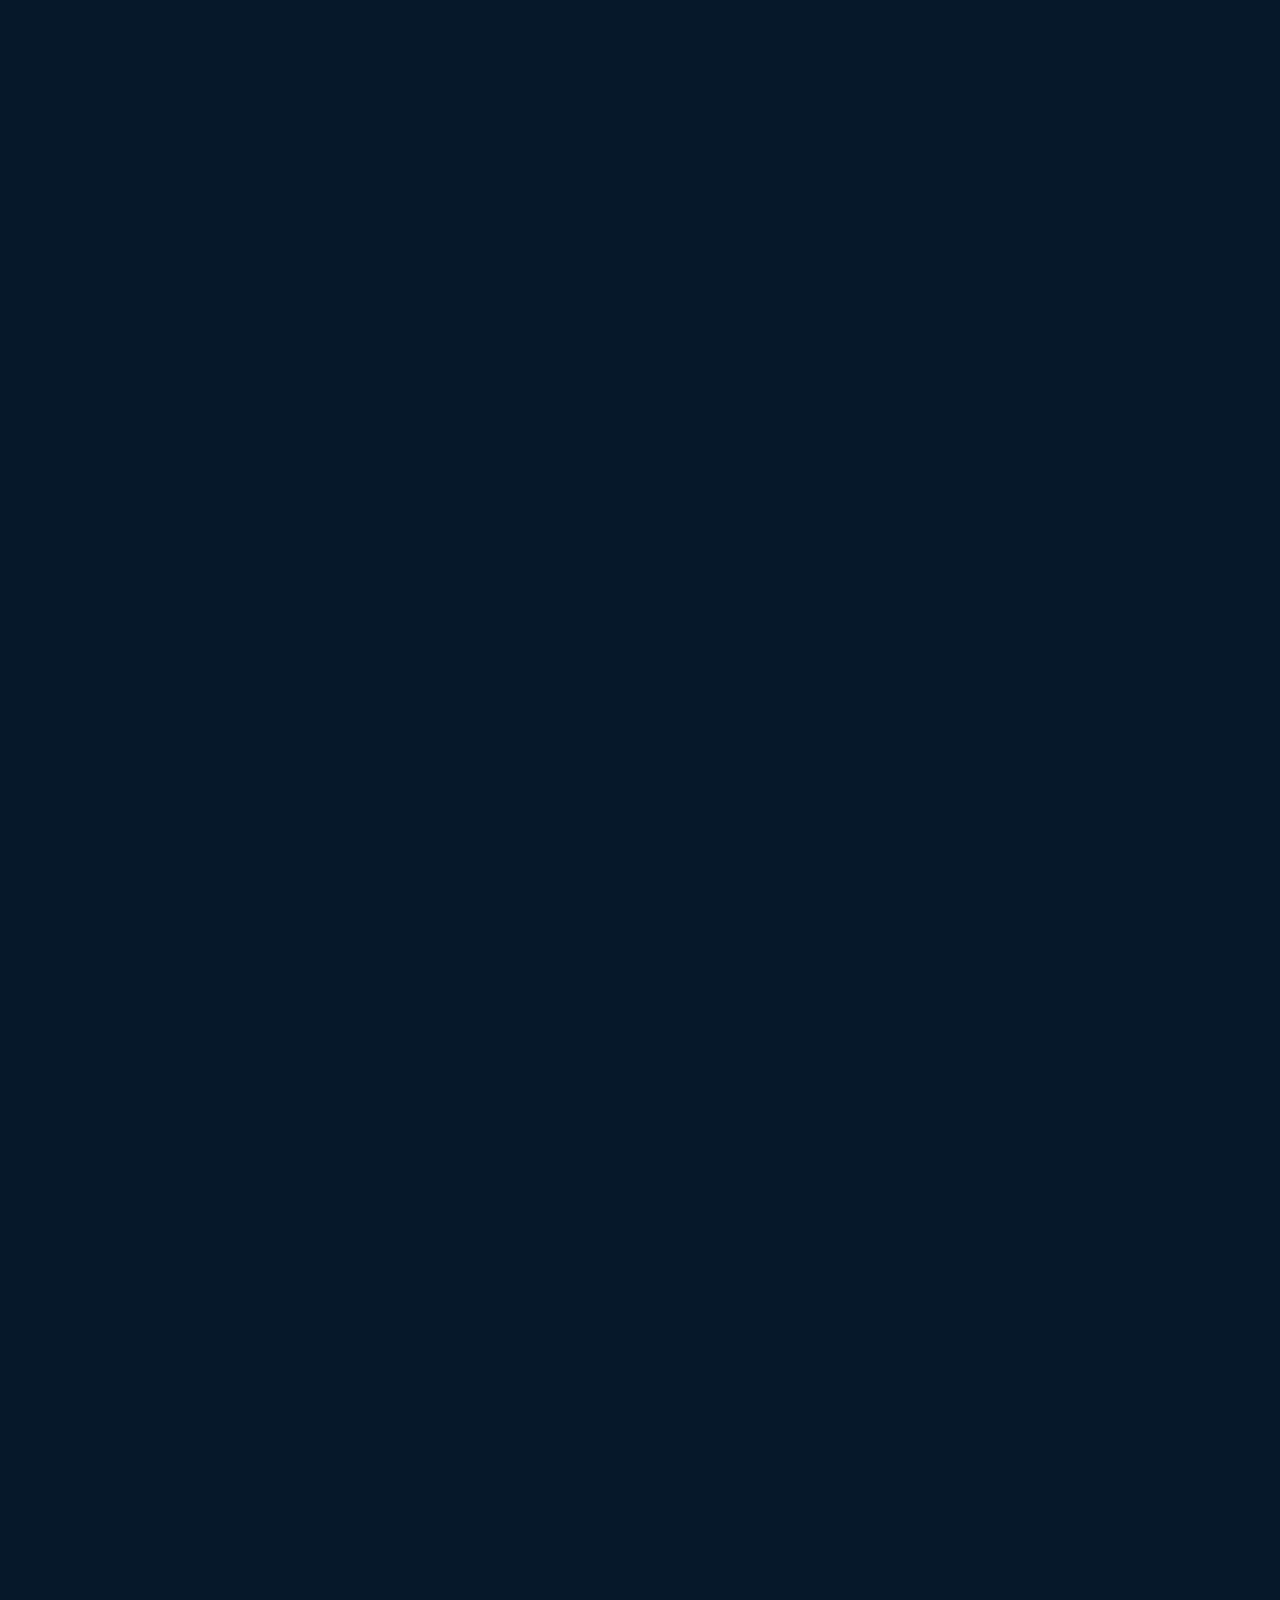
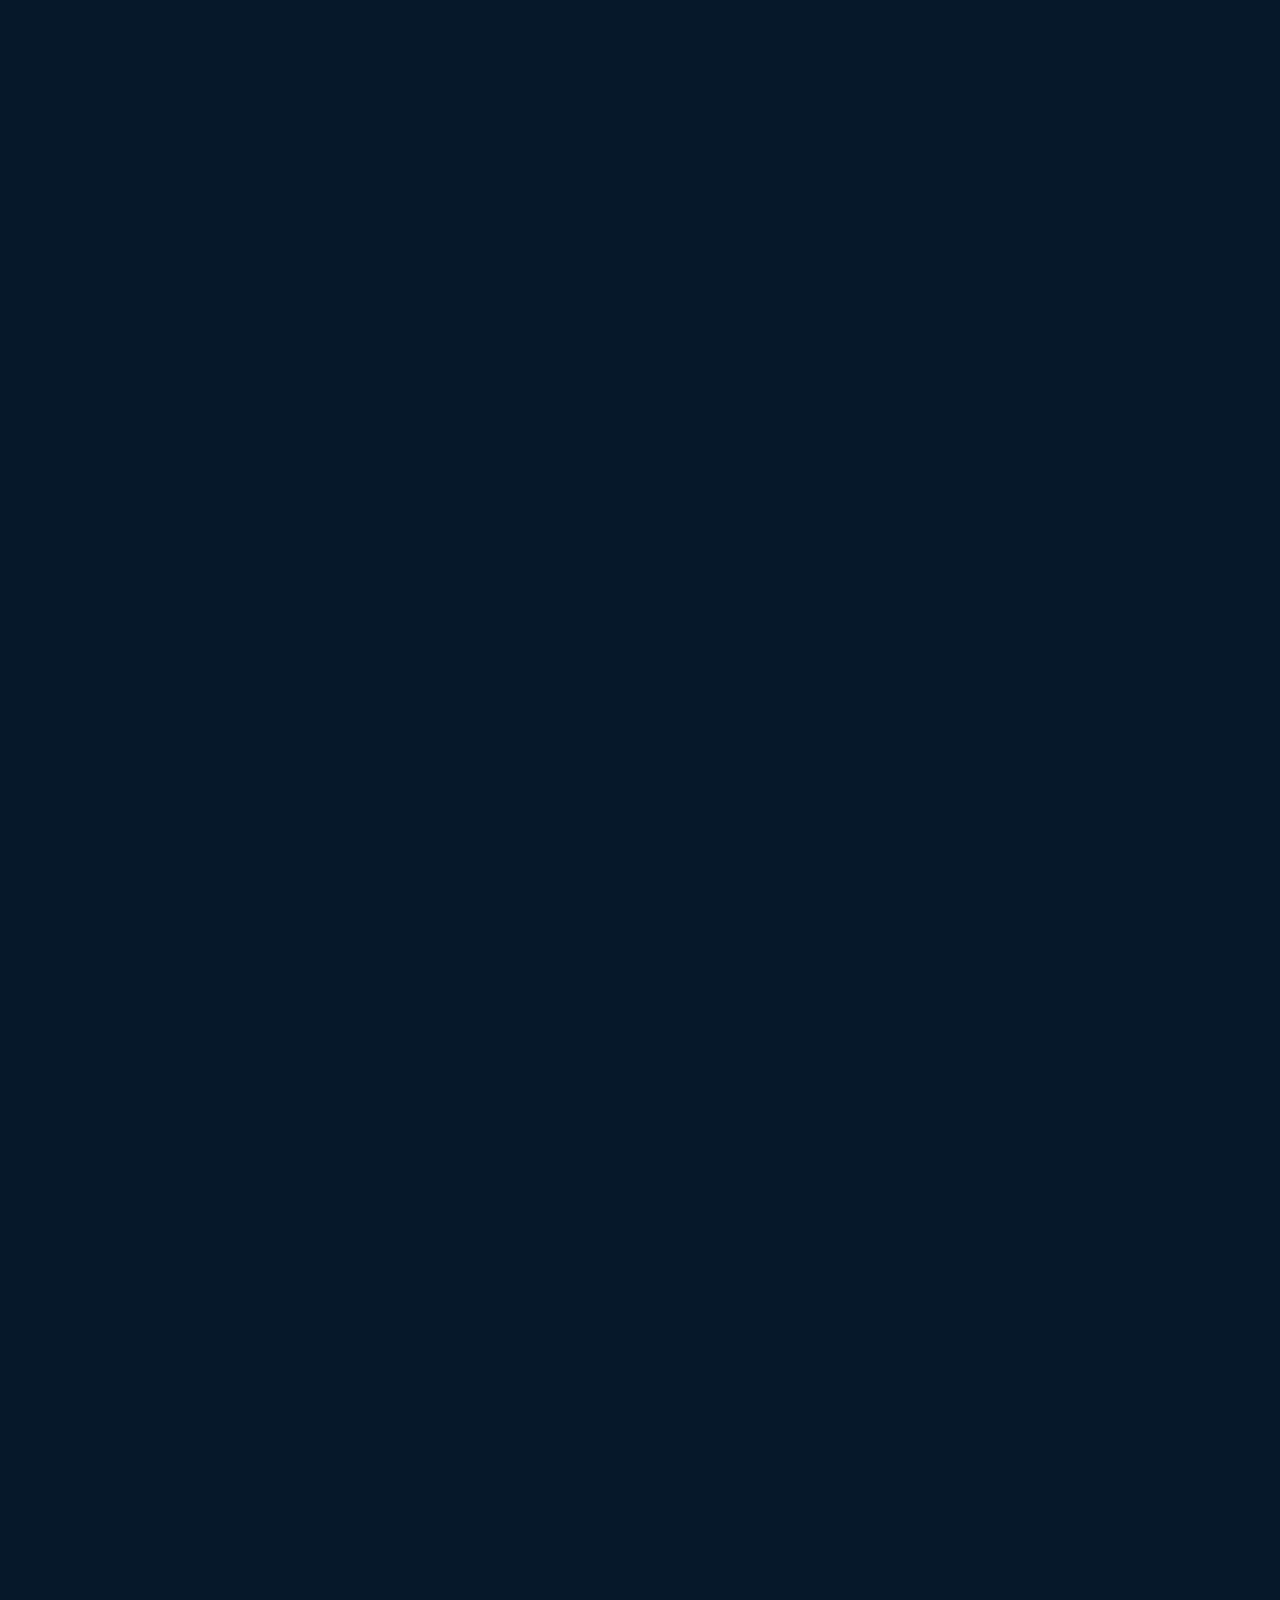
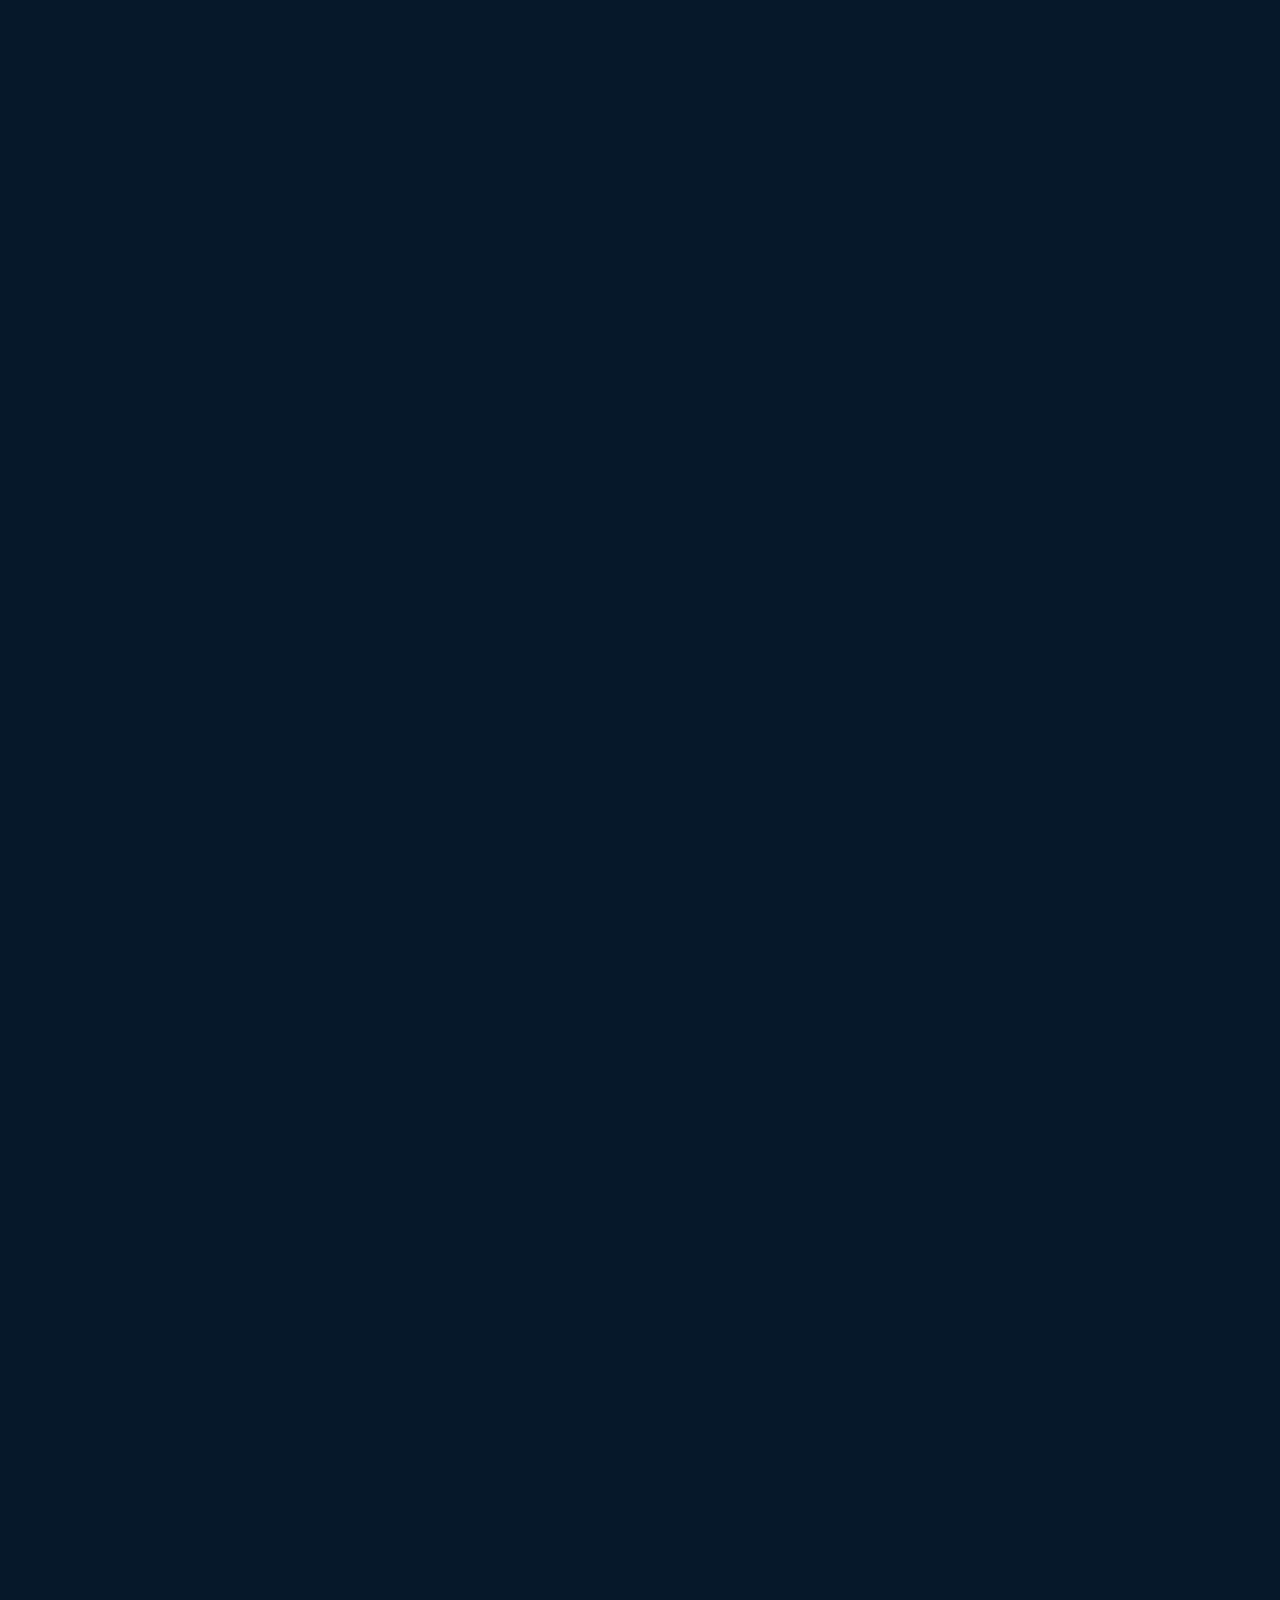
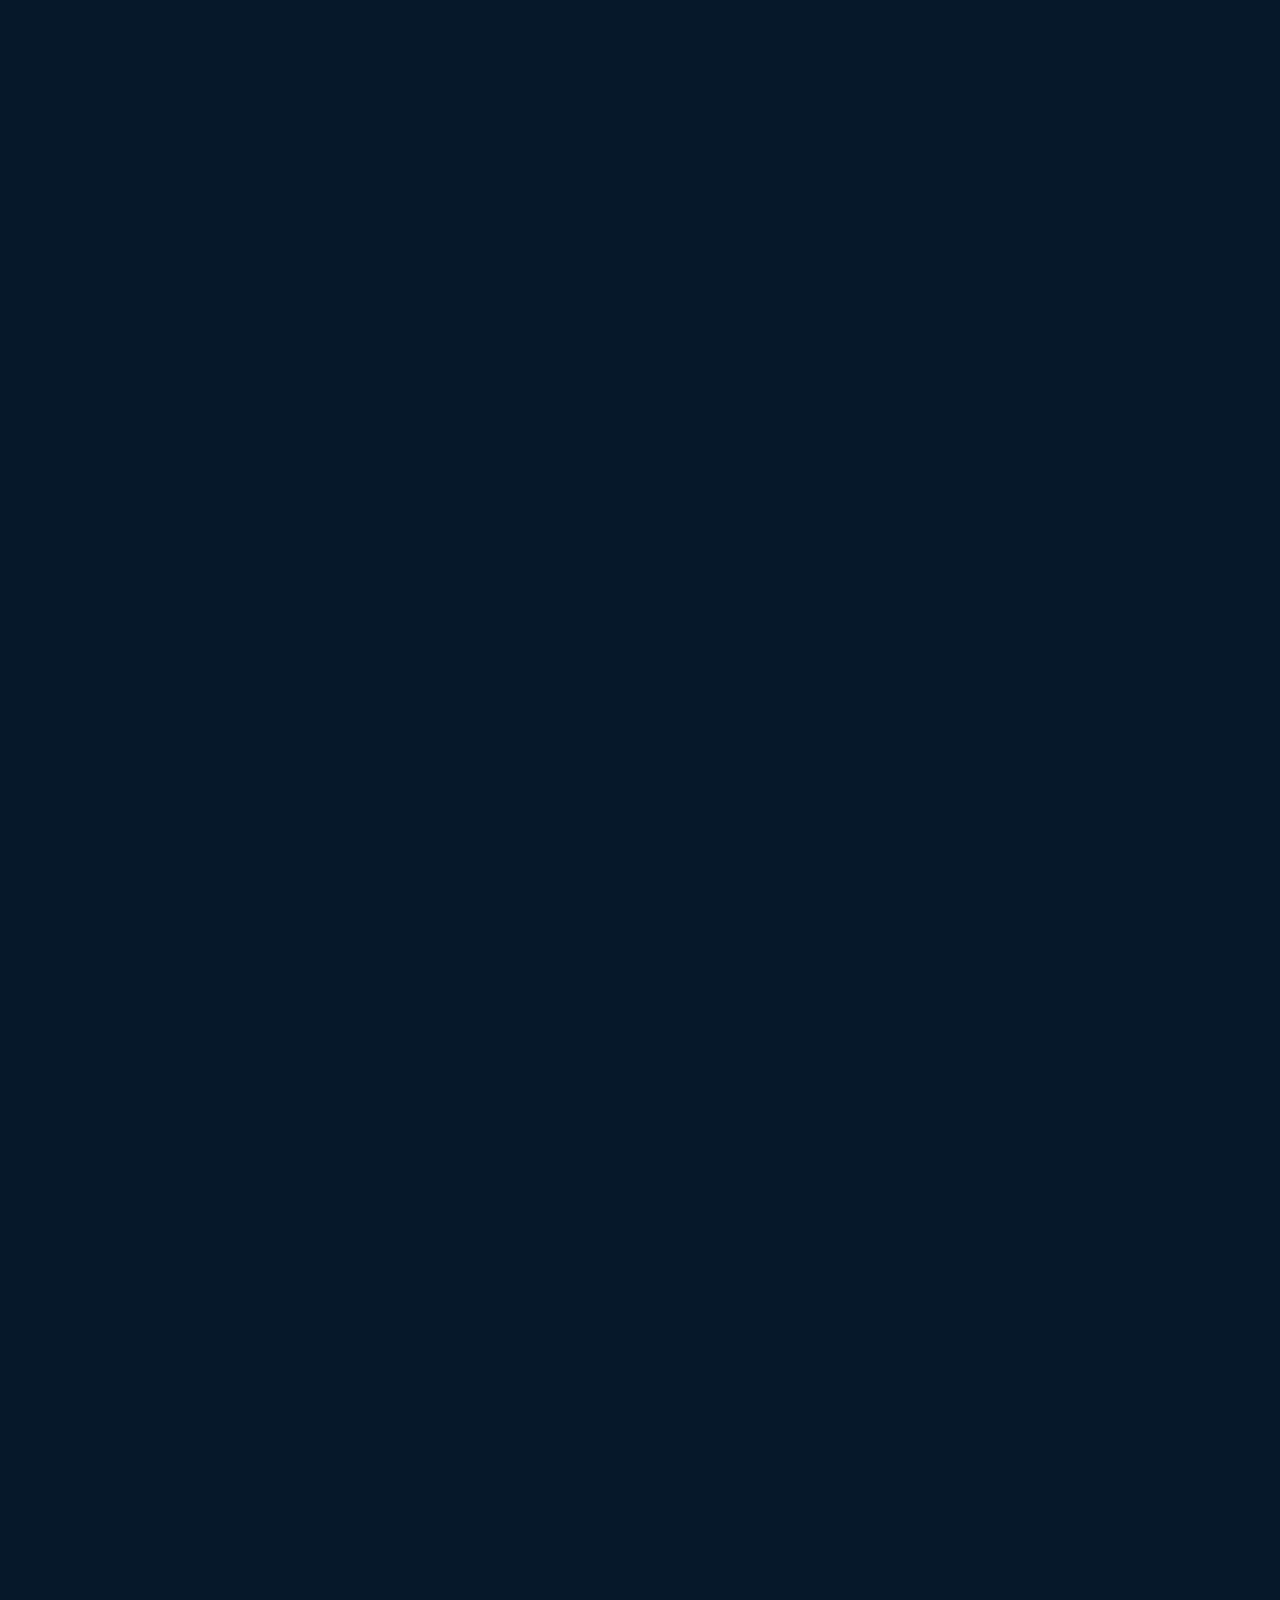
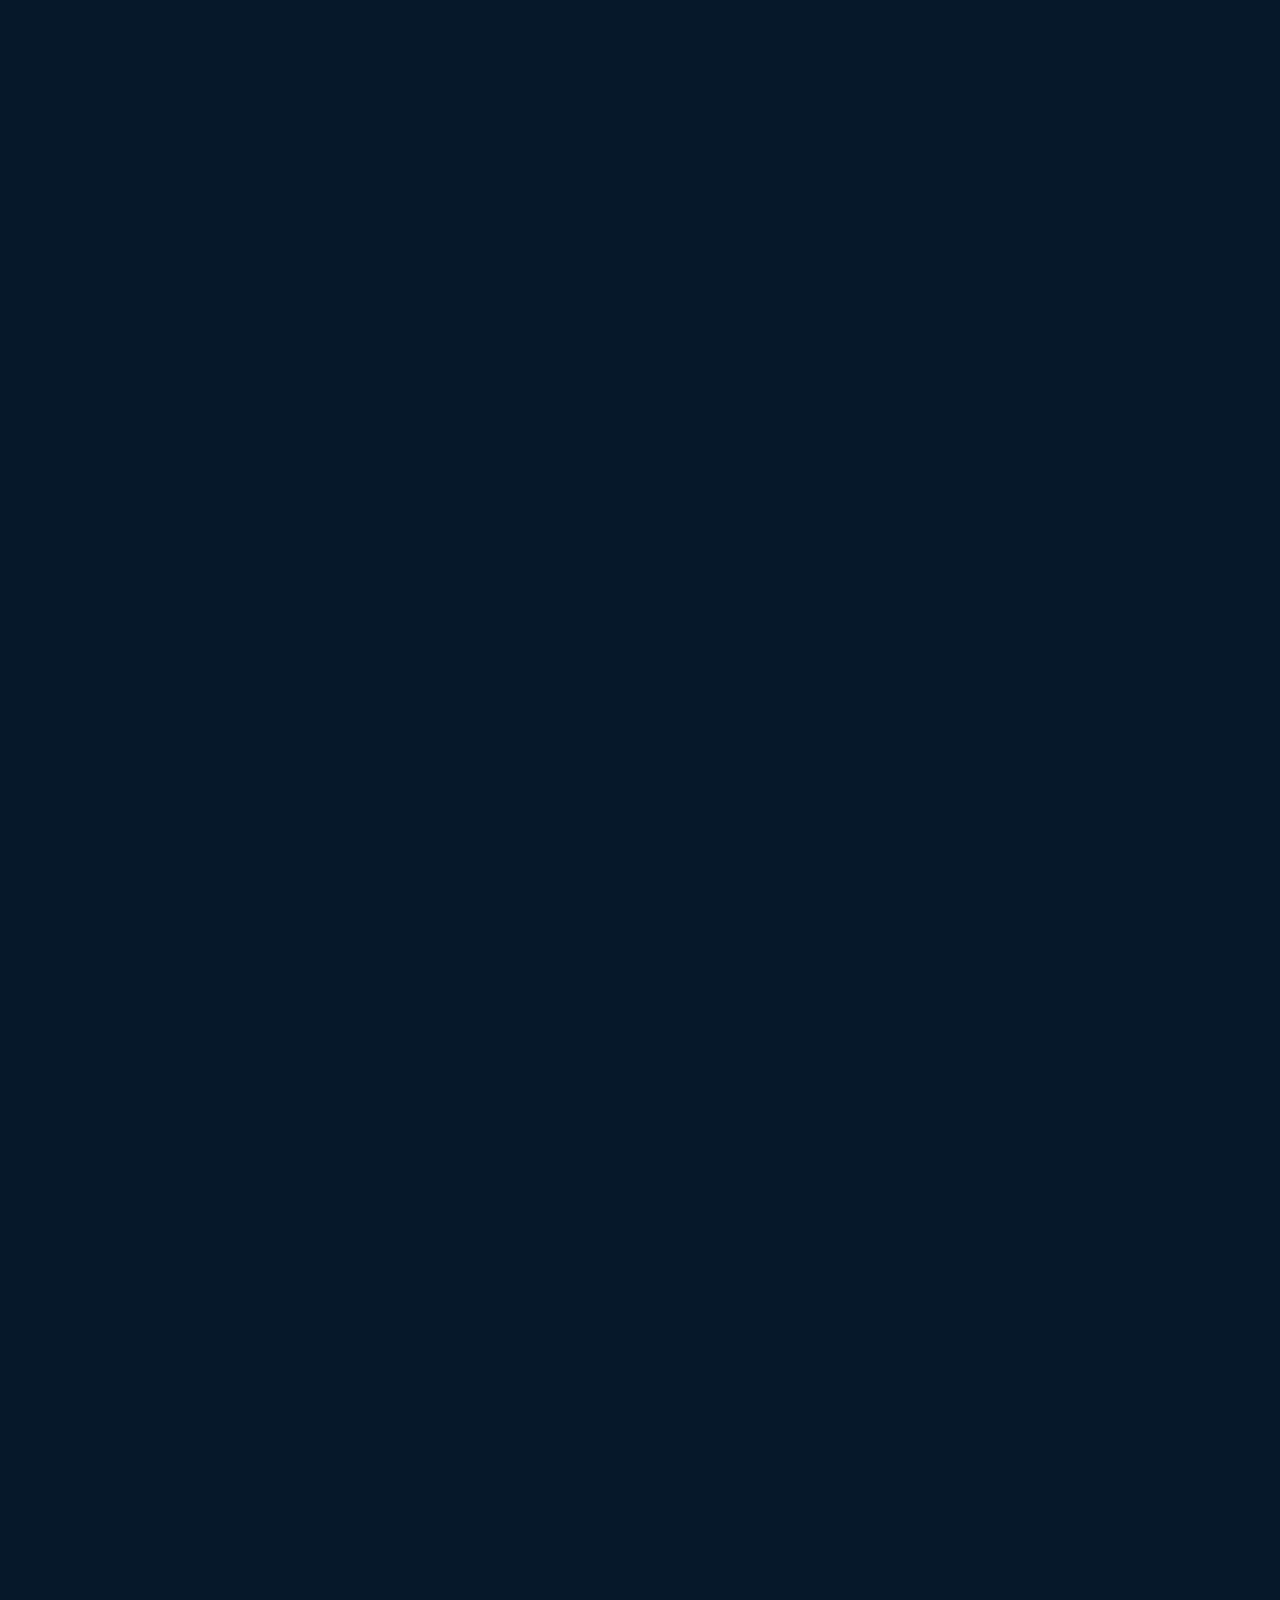
<file: resultado.html>
<!DOCTYPE html>
<html lang="en">

<head>
    <meta charset="UTF-8">
    <meta name="viewport" content="width=device-width, initial-scale=1.0">
    <title>Devjobs - Busqueda</title>
    <link rel="stylesheet" href="./styles.css">
    <script type="module" src="./script.js"></script>
</head>

<body>
    <header>
        <h1>
            <svg fill="none" stroke="currentColor" stroke-linecap="round" stroke-linejoin="round" stroke-width="2"
                viewBox="0 0 24 24" xmlns="http://www.w3.org/2000/svg">
                <polyline points="16 18 22 12 16 6"></polyline>
                <polyline points="8 6 2 12 8 18"></polyline>
            </svg>
            DevJobs
        </h1>
        <nav>
            <a href="../index.html">Inicio</a>
            <a href="./busqueda.html">Empleo</a>
            <a href="">Empresas</a>
            <a href="">Salarios</a>
        </nav>

        <div>
            <form action="">
                <div><svg xmlns="http://www.w3.org/2000/svg" width="24" height="24" viewBox="0 0 24 24" fill="none"
                        stroke="currentColor" stroke-width="1" stroke-linecap="round" stroke-linejoin="round"
                        class="icon icon-tabler icons-tabler-outline icon-tabler-search">
                        <path stroke="none" d="M0 0h24v24H0z" fill="none" />
                        <path d="M10 10m-7 0a7 7 0 1 0 14 0a7 7 0 1 0 -14 0" />
                        <path d="M21 21l-6 -6" />
                    </svg><input type="text" placeholder="Busqueda"></div>
            </form>
            <button>Subir CV</button>
            <img src="./avatar.png" alt="Foto de una mujer">
        </div>
    </header>
    <main class="descripcionEmpleo">
        <nav class="breadcrumbs">
            <p><a href="./busqueda.html">Empleos /</a><a  href="#">Ingeniero de software</a></p>
        </nav>
        <section>
            <header>
                <div>
                    <h2>Ingeniero de software</h2>
                    <small>Tech Solutions Inc. | Remoto</small>
                </div>
                <button class="button-apply-job">Aplicar ahora</button>
            </header>
            <div>
                <h3>Descripción del puesto</h3>
                <p>Lorem ipsum dolor sit amet consectetur adipisicing elit. Maxime tempore, veniam doloremque omnis in dicta nihil voluptas ipsa repellat, aperiam voluptatem ut quia mollitia, odio minus odit? Corporis, unde dolore? Lorem ipsum dolor sit, amet consectetur adipisicing.</p>
                <h3>Responsabilidades</h3>
                <ul>
                    <li>
                        <svg xmlns="http://www.w3.org/2000/svg" width="24" height="24" viewBox="0 0 24 24" fill="none" stroke="currentColor" stroke-width="2" stroke-linecap="round" stroke-linejoin="round" class="icon icon-tabler icons-tabler-outline icon-tabler-circle-check"><path stroke="none" d="M0 0h24v24H0z" fill="none"/><path d="M12 12m-9 0a9 9 0 1 0 18 0a9 9 0 1 0 -18 0" /><path d="M9 12l2 2l4 -4" /></svg>
                        Diseñar desarrollar y mantener las aplicaciones web utilizando Lorem ipsum dolor.
                    </li>
                    <li>
                        <svg xmlns="http://www.w3.org/2000/svg" width="24" height="24" viewBox="0 0 24 24" fill="none" stroke="currentColor" stroke-width="2" stroke-linecap="round" stroke-linejoin="round" class="icon icon-tabler icons-tabler-outline icon-tabler-circle-check"><path stroke="none" d="M0 0h24v24H0z" fill="none"/><path d="M12 12m-9 0a9 9 0 1 0 18 0a9 9 0 1 0 -18 0" /><path d="M9 12l2 2l4 -4" /></svg>
                        Diseñar desarrollar y mantener las aplicaciones web utilizando Lorem ipsum dolor.
                    </li>
                    <li>
                        <svg xmlns="http://www.w3.org/2000/svg" width="24" height="24" viewBox="0 0 24 24" fill="none" stroke="currentColor" stroke-width="2" stroke-linecap="round" stroke-linejoin="round" class="icon icon-tabler icons-tabler-outline icon-tabler-circle-check"><path stroke="none" d="M0 0h24v24H0z" fill="none"/><path d="M12 12m-9 0a9 9 0 1 0 18 0a9 9 0 1 0 -18 0" /><path d="M9 12l2 2l4 -4" /></svg>
                        Diseñar desarrollar y mantener las aplicaciones web utilizando Lorem ipsum dolor.
                    </li>
                    <li>
                        <svg xmlns="http://www.w3.org/2000/svg" width="24" height="24" viewBox="0 0 24 24" fill="none" stroke="currentColor" stroke-width="2" stroke-linecap="round" stroke-linejoin="round" class="icon icon-tabler icons-tabler-outline icon-tabler-circle-check"><path stroke="none" d="M0 0h24v24H0z" fill="none"/><path d="M12 12m-9 0a9 9 0 1 0 18 0a9 9 0 1 0 -18 0" /><path d="M9 12l2 2l4 -4" /></svg>
                        Diseñar desarrollar y mantener las aplicaciones web utilizando Lorem ipsum dolor.
                    </li>
                    
                </ul>
                <h3>Requisitos</h3>
                <ul>
                    <li>
                        <svg xmlns="http://www.w3.org/2000/svg" width="24" height="24" viewBox="0 0 24 24" fill="none" stroke="currentColor" stroke-width="2" stroke-linecap="round" stroke-linejoin="round" class="icon icon-tabler icons-tabler-outline icon-tabler-circle-check"><path stroke="none" d="M0 0h24v24H0z" fill="none"/><path d="M12 12m-9 0a9 9 0 1 0 18 0a9 9 0 1 0 -18 0" /><path d="M9 12l2 2l4 -4" /></svg>
                        Diseñar desarrollar y mantener las aplicaciones web utilizando Lorem ipsum dolor.
                    </li>
                    <li>
                        <svg xmlns="http://www.w3.org/2000/svg" width="24" height="24" viewBox="0 0 24 24" fill="none" stroke="currentColor" stroke-width="2" stroke-linecap="round" stroke-linejoin="round" class="icon icon-tabler icons-tabler-outline icon-tabler-circle-check"><path stroke="none" d="M0 0h24v24H0z" fill="none"/><path d="M12 12m-9 0a9 9 0 1 0 18 0a9 9 0 1 0 -18 0" /><path d="M9 12l2 2l4 -4" /></svg>
                        Diseñar desarrollar y mantener las aplicaciones web utilizando Lorem ipsum dolor.
                    </li>
                    <li>
                        <svg xmlns="http://www.w3.org/2000/svg" width="24" height="24" viewBox="0 0 24 24" fill="none" stroke="currentColor" stroke-width="2" stroke-linecap="round" stroke-linejoin="round" class="icon icon-tabler icons-tabler-outline icon-tabler-circle-check"><path stroke="none" d="M0 0h24v24H0z" fill="none"/><path d="M12 12m-9 0a9 9 0 1 0 18 0a9 9 0 1 0 -18 0" /><path d="M9 12l2 2l4 -4" /></svg>
                        Diseñar desarrollar y mantener las aplicaciones web utilizando Lorem ipsum dolor.
                    </li>
                    <li>
                        <svg xmlns="http://www.w3.org/2000/svg" width="24" height="24" viewBox="0 0 24 24" fill="none" stroke="currentColor" stroke-width="2" stroke-linecap="round" stroke-linejoin="round" class="icon icon-tabler icons-tabler-outline icon-tabler-circle-check"><path stroke="none" d="M0 0h24v24H0z" fill="none"/><path d="M12 12m-9 0a9 9 0 1 0 18 0a9 9 0 1 0 -18 0" /><path d="M9 12l2 2l4 -4" /></svg>
                        Diseñar desarrollar y mantener las aplicaciones web utilizando Lorem ipsum dolor.
                    </li>
                </ul>
                <h3>Acerca de la empresa</h3>
                <p>Lorem ipsum dolor sit amet, consectetur adipisicing elit. Quasi sit ipsa praesentium quia reiciendis aliquid neque a illum nihil ad, tenetur, maiores vero ea porro corporis ipsam, sunt facilis magnam?</p>
            </div>
            <button class="button-apply-job">Aplicar ahora</button>
        </section>
    </main>

    <footer>
        <small>&copy; 2025 DevJobs. Todos los derechos reservados.</small>
    </footer>

    <footer style="padding-bottom: 100000px">
    </footer>
</body>

</html>
</file>
<file: styles.css>
* {
  margin: 0;
  padding: 0;
  box-sizing: border-box;
}






:root {
  --primary: #3b4550;
  --primary-dark: #0a3d66;
  --primary-hover: #0d5ba8;
  --primary-light: #09f;
  --background: #06182a;
  --text-primary: #ffffff;
  --text-secondary: #cbd5e1;
  --text-muted: #94a3b8;
  --border: rgba(255, 255, 255, 0.1);
  --card-bg: #1e293b;
  --shadow: rgba(0, 0, 0, 0.3);
  --input-bg: #1e293b;
  --hsla-example: hsla(210, 100%, 56%, 1);
}










@font-face {
  font-family: 'Inter Variable';
  font-style: normal;
  font-display: swap;
  font-weight: 100 900;
  src: url(https://cdn.jsdelivr.net/fontsource/fonts/inter:vf@latest/latin-wght-normal.woff2) format('woff2-variations');
  unicode-range: U+0000-00FF,U+0131,U+0152-0153,U+02BB-02BC,U+02C6,U+02DA,U+02DC,U+0304,U+0308,U+0329,U+2000-206F,U+20AC,U+2122,U+2191,U+2193,U+2212,U+2215,U+FEFF,U+FFFD;
}










body {
  font-family: system-ui;
  background-color: var(--background);
  color: var(--text-primary);
  min-height: 100vh;
  display: flex;
  flex-direction: column;
  line-height: 1.6;
}













/* Títulos principales */
h1 {
  font-size: 2.25rem;
  font-weight: 900;
  margin-bottom: 1rem;
  line-height: 1.2;
  text-wrap: balance;
}

h1 + p {
  text-wrap: balance;
  margin-bottom: 2rem
}

/* Header */
header {
  border-bottom: 1px solid var(--border);
  background: var(--background);
  padding: .5rem 1rem;
  display: flex;
  align-items: center;
  justify-content: space-between;
  gap: 2rem;

  h2 {
    font-size: 1.25rem;
    font-weight: 700;
    color: var(--text-primary);
  }

  h1 {
    display: flex;
    align-items: center;
    gap: 1rem;

    
  }

}

/* Navegación del header a otras páginas */
nav {
  align-items: center;
  gap: 1rem;
  display: flex;

  a {
    text-decoration: none;
    color: var(--text-secondary);
    transition: color 0.2s;
    font-weight: 500;

    &:hover, &:focus {
      color: var(--primary);
      outline: none;
    }
    
  }
}

/* Botones del Header */
header div {
  display: flex;
  gap: 0.5rem;
  align-items: center;
}
header div a {
  padding: 0.5rem 1rem;
  border-radius: 0.5rem;
  background-color: #334155;
  color: var(--text-primary);
  display: inline-block;
  font-size: 0.875rem;
  font-weight: 700;
  text-decoration: none;
  
  /* TODO */
}
header img{
    height: 3rem;
    border-radius: 50%;
  }

  
/* Hero */
main > section:nth-child(1) {
  height: 500px;
  text-align: center;
  display: flex;
  flex-direction: column;
  justify-content: center;
  align-items: center;

  h1 {
    padding-top: 36px;
  }

  & > img {
    position: absolute;
    width: 100%;
    height: 100%;
    object-fit: cover;
    z-index: -1;
    left: 0;
    right: 0;
    mask-image: linear-gradient(to bottom, rgba(16, 25, 34, 1) 5%, rgba(16, 25, 34, 0) 80%);
  }
  div {
      display: flex;
      margin-top: 2rem;
      gap: 1rem;
        }
        
/* Estilar un select  */
  div select {
    background-color: var(--input-bg);
    background-image: url("data:image/svg+xml,%3Csvg xmlns='http://www.w3.org/2000/svg' width='16' height='16' viewBox='0 0 24 24' fill='none' stroke='white' stroke-width='2' stroke-linecap='round' stroke-linejoin='round'%3E%3Cpolyline points='6 9 12 15 18 9'/%3E%3C/svg%3E");
    background-repeat: no-repeat;
    background-position: right 0.5rem center;
    color: var(--text-primary);
    padding: 0.625rem 1.25rem;
    border: 0;
    border-radius: 0.5rem;
    font-size: 0.875rem;
    color: #ddd;
    cursor: pointer;
    transition: all 0.2s;
    appearance: none;
    padding-right: 2.5rem;
    }
}

main > section.empleosHeader {
  height: initial;
}

.breadcrumbs a:first-child{
  color: var(--text-muted);
}
.descripcionEmpleo {
  align-self: center;
  max-width: 70vw;
  margin-top: 1rem;
  

  section header{
    display: flex;
    flex-direction: row !important;
    margin-bottom: 2rem;
    padding: 0;
    border: none;

    div {
      flex-direction: column;
      align-items: start;
      justify-content: start;
      gap: 0;
    }
  }

  section div {
    h3{
      margin-top: 2rem;
      margin-bottom: 1rem;
    }
    ul {
      list-style: none;
      li{
        display: flex;
        gap: 0.25rem;
         margin-bottom: 1rem;
      }
      svg{
        width: 2rem;
        color: var(--primary-light);
      }
    }
  }
  button{
    margin: 2rem 0.5rem;
    float: right;
    background-color: var(--primary-hover);
  }
}




/* Formulario de Búsqueda */
form {
  max-width: 42rem;
  width: 100%;
  margin: 0 auto;
  padding-inline: 1rem;
}

form > div {
  display: flex;
  align-items: center;
  background-color: var(--input-bg);
  border-radius: 0.5rem;
  box-shadow: 0 10px 15px -3px var(--shadow);
  padding: 0.7rem;
  gap: 0.5rem;
}

form > div:first-child {
  input {
    font-size: 0.8rem;
    padding: 0;
  }
  svg {
    width: 1rem;
  }
}

form span {
  padding-left: 0.75rem;
  color: var(--text-muted);
  display: flex;
  align-items: center;
  flex-shrink: 0;
}

form input[type="text"] {
  flex: 1;
  background: transparent;
  border: none;
  outline: none;
  color: var(--text-primary);
  padding: 0.75rem 0.5rem;
  font-size: 1rem;
  font-family: inherit;
}

form input[type="text"]::placeholder {
  color: #64748b;
}

button {
  padding: 0.75rem 1.5rem;
  border-radius: 0.5rem;
  background-color: var(--primary);
  color: white;
  font-weight: 700;
  border: none;
  cursor: pointer;
  transition: background-color 0.2s;
  font-family: inherit;
  font-size: 1rem;
  white-space: nowrap;
}

button:hover,
button:focus {
  background-color: var(--primary-hover);
  outline: 2px solid white;
  outline-offset: 2px;
}

.is-applied {
  background-color: #09f;
}

/* Features Section */
main > section:nth-child(2) {
  padding-inline: 1rem;
  /* background-color: var(--background); */
  padding-top: 2rem;

  & > header {
    gap: 2px;
    flex-direction: column;

    /* h2 {
      margin-bottom: 0;
    } */

    /* p {
      opacity: .75;
    } */
  }

  /* & > div {
    max-width: 1280px;
    margin: 0 auto;
  } */
}

.resultadosBusqueda>div{
  border: 1px solid var(--card-bg);
  border-radius: 0.5rem;
}

.resultadosBusqueda h2 {
  margin-bottom: 1rem;
}
.resultadosBusqueda article {
  background-color: transparent;
  box-shadow: none;
  border-bottom: 1px solid var(--card-bg);
  display: flex;
  flex-direction: row;
  align-items: end;
  justify-content: space-between;
  width: 100%;
  margin: 0;
  border-radius: 0;

  div h3 {
    margin: 0;
  }

&:last-child{
  border: none;
}

}

.invisible {
  display: none !important;
}

.resultadosBusqueda p{
  margin-top: 1rem;
}


main > section:nth-child(2) h2 {
  font-size: 1.875rem;
  /* font-weight: 700; */
  /* color: var(--text-primary); */
  /* margin-bottom: 1rem; */
}

/* main > section:nth-child(2) > div > div:first-child > p {
  font-size: 1.125rem;
  color: var(--text-muted);
  max-width: 42rem;
  margin: 0 auto;
} */

/* Grid de Features */
main > section:nth-child(2) footer {
  display: grid;
  grid-template-columns: repeat(auto-fit, minmax(280px, 1fr));
  gap: 16px;
}

/* Feature Cards */
/* article {
  background-color: var(--card-bg);
  padding: 2rem;
  margin-bottom: 16px;
  border-radius: 0.5rem;                   
  box-shadow: 0px 1px 3px 0 var(--shadow); 

  svg {
    color: var(--primary-light);          
    background: rgba(0, 153, 255, 0.3);  
    border-radius: 9999px;               
    width: 64px;                         
    height: 64px;                        
    padding: 16px;                       
  }

  h3 {
    font-weight: 500;
  }

  p {
    color: var(--text-muted);
  }
} */

.paginacion {
  display: flex;
  justify-content: center;
  gap: 0.5rem;
  margin-block: 2rem;
  align-items: center;
}

.paginacion a {
  text-decoration: none;
  padding: 0.5rem 1rem;
  border-radius: 0.5rem;
  border: none;
  color: var(--text-muted);
  font-weight: 400;
  transition: background-color 0.2s;
  font-size: 0.9rem;
  display: flex;
  transition: all 0.3s;
  width: 2.5rem;
  height: 2.5rem;
  align-items: center;
  justify-content: center;

&:hover {
  background-color: var(--text-primary);
}

&.is-active {
  background-color: var(--primary-hover);
  color: var(--text-primary);
}

svg {
  width: 1.1rem;
  height: 1.1rem;
  flex: 0 0 auto;
}



}






/* Footer */
footer {
  background-color: var(--background);
  border-top: 1px solid var(--border);
  text-align: center;
  padding: 16px;

  small {
    color: var(--text-muted);
    font-size: 0.875rem;
  }
}

article {
  background-color: var(--card-bg);
  padding: 2rem;
  margin-bottom: 16px;
  border-radius: 0.5rem;
  box-shadow: 0px 1px 3px 0px rgb(0, 0, 0, 0.5);

  svg{
    color: var(--primary-light);
    background-color: rgba(0,153,255,.3);
    width: 64px;
    height: 64px;
    border-radius: 100%;
    padding: 16px;
  }
  p {
    color: var(--text-muted);
  }

  h3 {
    font-weight: 500;
    margin: 1rem;
  }
}


@media screen and (max-width: 600px) {

  .empleosHeader form{
    width: 90%;
  }

  .empleosHeader>div {
    flex-direction: column;
  }

  .resultadosBusqueda article{
    flex-direction: column;
  }

  .descripcionEmpleo {
    margin: 0.5rem;
    max-width: 100%;
    section header h2{
      font-size: 1.5rem;
    }
  }
  
}
</file>
